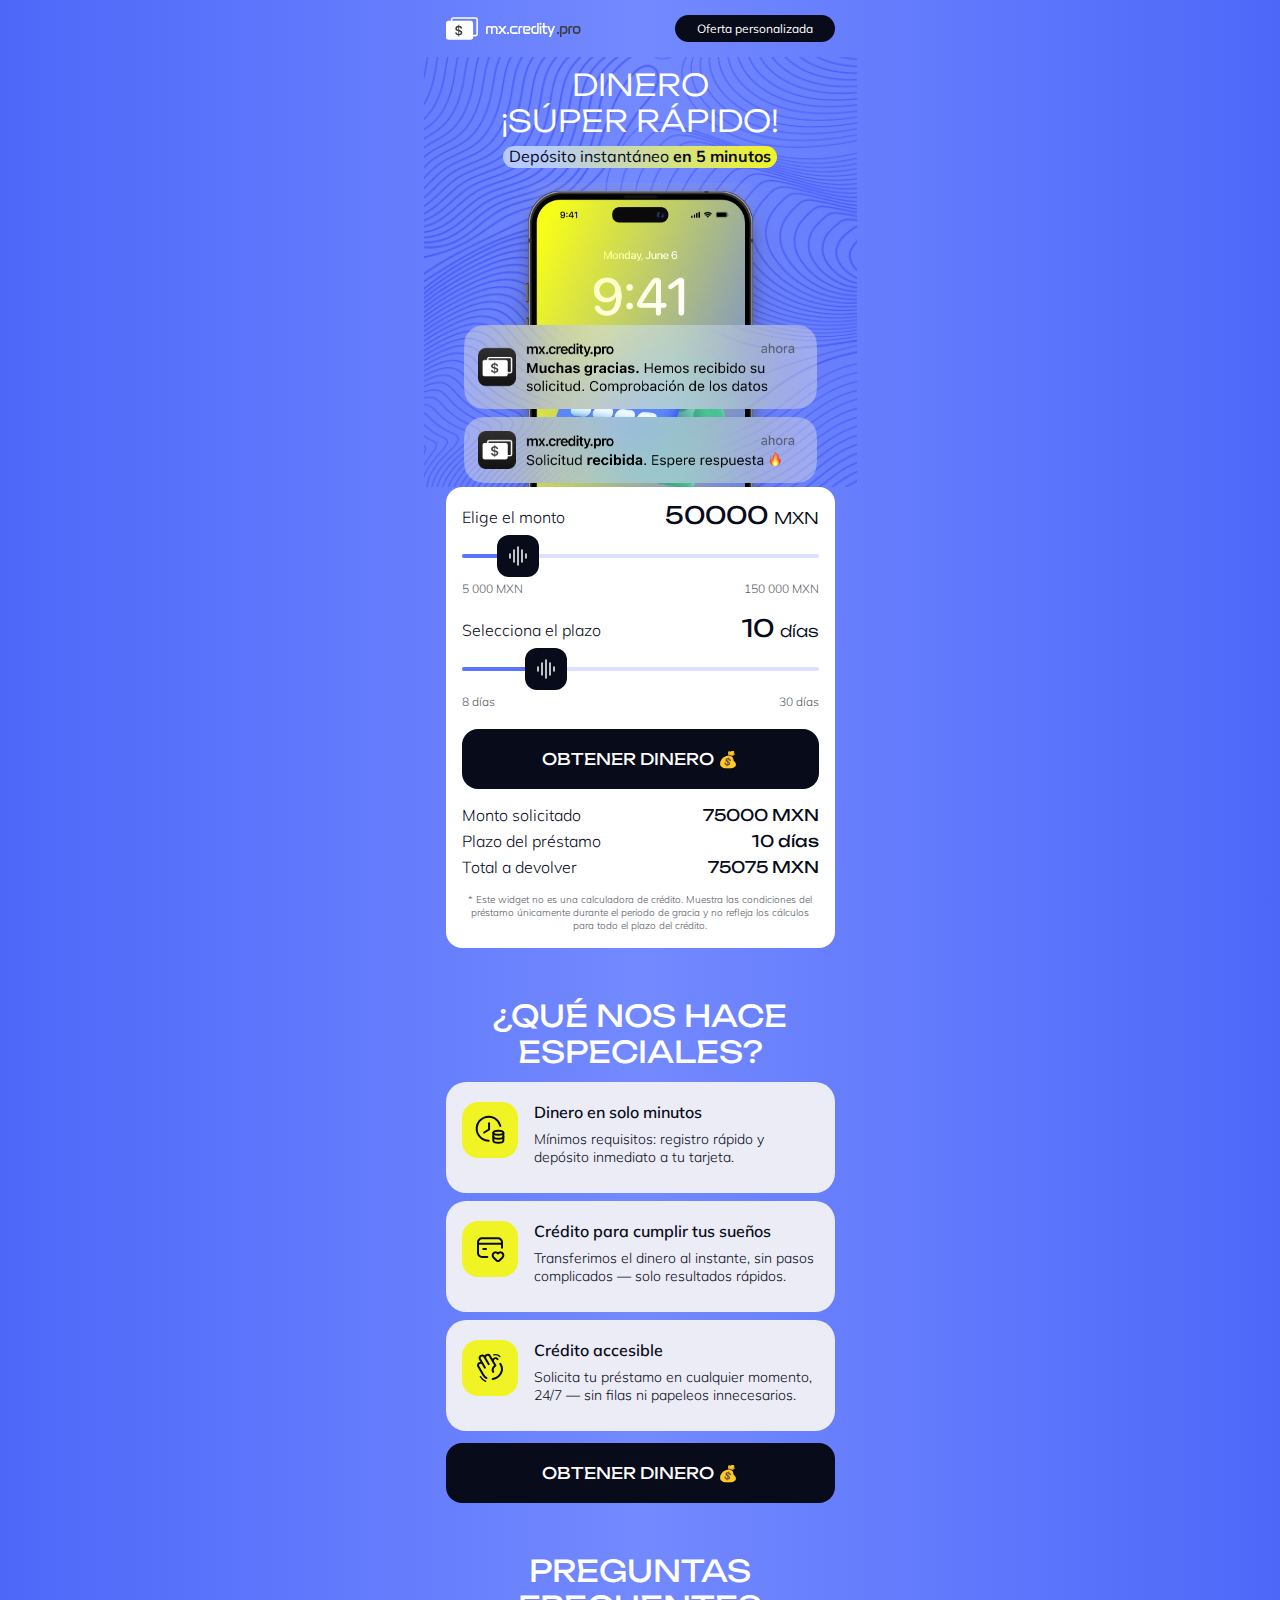
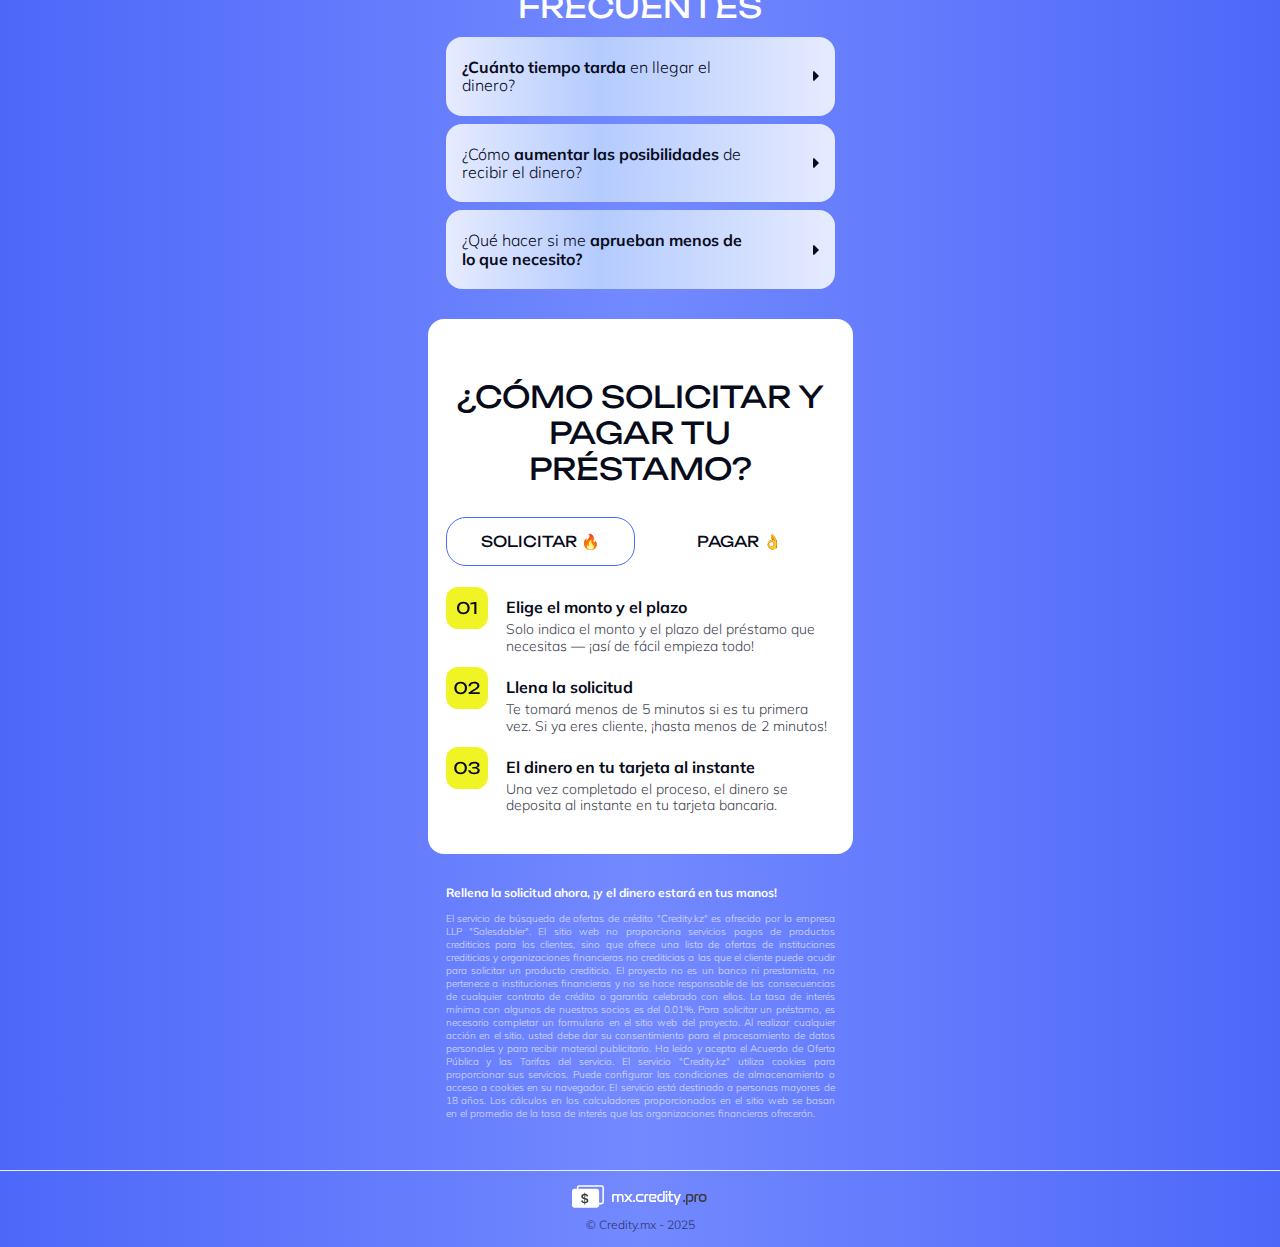
<file: index.html>
<!DOCTYPE html>
<html lang="ru">
    <head>
        <meta charset="utf-8" />
        <meta http-equiv="X-UA-Compatible" content="IE=Edge" />
        <meta
            name="viewport"
            content="width=device-width, initial-scale=1, user-scalable=no"
        />
        <meta name="theme-color" content="#fff" />
        <meta name="format-detection" content="telephone=no" />
        <meta
            name="facebook-domain-verification"
            content="5yalgfhyf7tgmu1xng1u3nuhh8bghh"
        />
        <link rel="shortcut icon" href="images/favicon.png" />

        <title>Credity.mx - crédito en línea directo a tu tarjeta</title>
        <link rel="stylesheet" media="all" href="css/main.css" />
        <link rel="stylesheet" media="all" href="css/g.css" />
        <link rel="stylesheet" media="all" href="css/ion.rangeSlider.css" />
        <link rel="stylesheet" type="text/css" href="css/slick.min.css" />

        <script src="js/jquery-3.5.1.min.js"></script>
        <script src="js/ion.rangeSlider.js"></script>
        <script src="js/jquery.mask.js"></script>
        <script src="js/slick.min.js"></script>
        <script src="js/tracker.js"></script>
        <script src="js/offers.js"></script>

        <!-- TikTok Pixel Code Start -->
        <script>
            !(function (w, d, t) {
                w.TiktokAnalyticsObject = t;
                var ttq = (w[t] = w[t] || []);
                (ttq.methods = [
                    "page",
                    "track",
                    "identify",
                    "instances",
                    "debug",
                    "on",
                    "off",
                    "once",
                    "ready",
                    "alias",
                    "group",
                    "enableCookie",
                    "disableCookie",
                    "holdConsent",
                    "revokeConsent",
                    "grantConsent",
                ]),
                    (ttq.setAndDefer = function (t, e) {
                        t[e] = function () {
                            t.push(
                                [e].concat(
                                    Array.prototype.slice.call(arguments, 0)
                                )
                            );
                        };
                    });
                for (var i = 0; i < ttq.methods.length; i++)
                    ttq.setAndDefer(ttq, ttq.methods[i]);
                (ttq.instance = function (t) {
                    for (
                        var e = ttq._i[t] || [], n = 0;
                        n < ttq.methods.length;
                        n++
                    )
                        ttq.setAndDefer(e, ttq.methods[n]);
                    return e;
                }),
                    (ttq.load = function (e, n) {
                        var r =
                                "https://analytics.tiktok.com/i18n/pixel/events.js",
                            o = n && n.partner;
                        (ttq._i = ttq._i || {}),
                            (ttq._i[e] = []),
                            (ttq._i[e]._u = r),
                            (ttq._t = ttq._t || {}),
                            (ttq._t[e] = +new Date()),
                            (ttq._o = ttq._o || {}),
                            (ttq._o[e] = n || {});
                        n = document.createElement("script");
                        (n.type = "text/javascript"),
                            (n.async = !0),
                            (n.src = r + "?sdkid=" + e + "&lib=" + t);
                        e = document.getElementsByTagName("script")[0];
                        e.parentNode.insertBefore(n, e);
                    });

                ttq.load("D09MPMJC77U9C2373GFG");
                ttq.page();
            })(window, document, "ttq");
        </script>
        <!-- TikTok Pixel Code End -->
    </head>
    <body>
        <!-- HEADER :: START-->
        <header class="header" id="siteHeader">
            <div class="container">
                <div class="header_wrapper inner-cont">
                    <div class="header_logo">
                        <a
                            style="
                                font-weight: 600;
                                text-decoration: none;
                                color: #fff;
                                font-size: 24px;
                            "
                            href=""
                        >
                            <img src="images/logo.svg" alt="" />
                        </a>
                    </div>
                    <div class="header-button">
                        <button class="first">Oferta personalizada</button>
                    </div>
                </div>
            </div>
        </header>
        <div class="main" id="mainContent">
            <div id="fp-field" style="display: none"></div>
            <div class="first_page step-page" data-step="1">
                <div class="container">
                    <div class="inner_wrapper inner-cont">
                        <div class="intro">
                            <div class="intro-head">
                                <div class="intro-title">
                                    <div class="main_title">
                                        Dinero <br />¡súper rápido!
                                    </div>
                                    <div class="main_subtitle">
                                        Depósito instantáneo
                                        <span>en 5 minutos</span>
                                    </div>
                                </div>
                                <div class="intro-banner">
                                    <img
                                        class="banner-img"
                                        src="images/banner.png"
                                        alt=""
                                    />
                                </div>
                            </div>
                            <div class="intro-bottom">
                                <div class="slider_wrapper">
                                    <div class="slider-items">
                                        <div class="slider-item summ">
                                            <div class="title money-title">
                                                <span>Elige el monto</span>
                                                <div class="money-current">
                                                    50000 <span> MXN</span>
                                                </div>
                                            </div>
                                            <input
                                                type="text"
                                                id="summ_slider"
                                            />
                                            <div class="labels">
                                                <div class="left-label">
                                                    <span>5 000</span> MXN
                                                </div>
                                                <div class="right-label">
                                                    <span>150 000</span> MXN
                                                </div>
                                            </div>
                                        </div>
                                        <div class="slider-item days">
                                            <div class="title days-title">
                                                <span>Selecciona el plazo</span>
                                                <span class="days-current"
                                                    >10 <span> días</span></span
                                                >
                                            </div>
                                            <input
                                                type="text"
                                                id="days_slider"
                                            />
                                            <div class="labels">
                                                <div class="left-label">
                                                    <span>8</span> días
                                                </div>
                                                <div class="right-label">
                                                    <span>30</span> días
                                                </div>
                                            </div>
                                        </div>
                                    </div>
                                    <div class="general_button_wrapper">
                                        <div class="button">
                                            <button class="first button-main">
                                                Obtener dinero 💰
                                            </button>
                                        </div>
                                    </div>
                                    <div class="informations">
                                        <div class="information take">
                                            <div class="title">
                                                Monto solicitado
                                            </div>
                                            <div class="money">
                                                <span>75000</span> MXN
                                            </div>
                                        </div>
                                        <div class="information term">
                                            <div class="title">
                                                Plazo del préstamo
                                            </div>
                                            <div class="money">
                                                <span>10</span> días
                                            </div>
                                        </div>
                                        <!-- <div class="information percent">
                                        <div class="title">Відсотки</div>
                                        <div class="money">
                                            <span>50</span> грн
                                        </div>
                                    </div> -->
                                        <div class="information give">
                                            <div class="title">
                                                Total a devolver
                                            </div>
                                            <div class="money-wrap">
                                                <!-- <div class="money money-sale">
                                                <span>4500</span>
                                            </div> -->
                                                <div class="money money-back">
                                                    <span>75075</span> MXN
                                                </div>
                                            </div>
                                        </div>
                                    </div>
                                    <div class="calc-info-text">
                                        * Este widget no es una calculadora de
                                        crédito. Muestra las condiciones del
                                        préstamo únicamente durante el periodo
                                        de gracia y no refleja los cálculos para
                                        todo el plazo del crédito.
                                    </div>
                                </div>
                            </div>
                        </div>
                        <!-- Feautres -->
                        <div class="features">
                            <div class="section-title">
                                <h1>¿Qué nos hace especiales?</h1>
                            </div>
                            <div class="features-wrap">
                                <img src="images/ico-1.svg" alt="" />
                                <div class="features-text">
                                    <div class="title">
                                        Dinero en solo minutos
                                    </div>
                                    <p>
                                        Mínimos requisitos: registro rápido y
                                        depósito inmediato a tu tarjeta.
                                    </p>
                                </div>
                            </div>
                            <div class="features-wrap">
                                <img src="images/ico-2.svg" alt="" />
                                <div class="features-text">
                                    <div class="title">
                                        Crédito para cumplir tus sueños
                                    </div>
                                    <p>
                                        Transferimos el dinero al instante, sin
                                        pasos complicados — solo resultados
                                        rápidos.
                                    </p>
                                </div>
                            </div>
                            <div class="features-wrap">
                                <img src="images/ico-3.svg" alt="" />
                                <div class="features-text">
                                    <div class="title">Crédito accesible</div>
                                    <p>
                                        Solicita tu préstamo en cualquier
                                        momento, 24/7 — sin filas ni papeleos
                                        innecesarios.
                                    </p>
                                </div>
                            </div>
                            <div class="buttonWrapper">
                                <div class="button">
                                    <button class="first button-main">
                                        Obtener dinero 💰
                                    </button>
                                </div>
                            </div>
                        </div>
                        <!-- Question -->
                        <div class="questions">
                            <div class="section-title">
                                <h1>Preguntas frecuentes</h1>
                            </div>
                            <div class="accordion">
                                <div class="accordion-item">
                                    <div class="accordion-header">
                                        <div class="accordion-title">
                                            <span>¿Cuánto tiempo tarda</span>
                                            en llegar el dinero?
                                        </div>
                                        <div class="arrow-accord"></div>
                                    </div>
                                    <div class="accordion-content">
                                        <p>
                                            El dinero se deposita en tu tarjeta
                                            de manera inmediata una vez que tu
                                            solicitud sea aprobada y el contrato
                                            esté firmado.
                                        </p>
                                    </div>
                                </div>
                                <div class="accordion-item">
                                    <div class="accordion-header">
                                        <div class="accordion-title">
                                            ¿Cómo
                                            <span
                                                >aumentar las
                                                posibilidades</span
                                            >
                                            de recibir el dinero?
                                        </div>
                                        <div class="arrow-accord"></div>
                                    </div>
                                    <div class="accordion-content">
                                        <p>
                                            Para mejorar tus posibilidades,
                                            solicita el préstamo sin usar VPN,
                                            desde un número que tengas desde
                                            hace más de tres meses, y
                                            proporciona siempre información
                                            verídica.
                                        </p>
                                    </div>
                                </div>
                                <div class="accordion-item">
                                    <div class="accordion-header">
                                        <div class="accordion-title">
                                            ¿Qué hacer si me
                                            <span
                                                >aprueban menos de lo que
                                                necesito?</span
                                            >
                                        </div>
                                        <div class="arrow-accord"></div>
                                    </div>
                                    <div class="accordion-content">
                                        <p>
                                            Si se aprueba un monto menor al que
                                            necesitas, puedes aceptar esa
                                            cantidad y luego solicitar otros
                                            préstamos pequeños en diferentes
                                            compañías recomendadas, para juntar
                                            el total deseado — incluso con 0% de
                                            interés inicial.
                                        </p>
                                    </div>
                                </div>
                            </div>
                        </div>
                        <!-- Tabs -->
                        <div class="howto">
                            <div class="section-title">
                                <h1>¿Cómo solicitar y pagar tu préstamo?</h1>
                            </div>
                            <div class="tabs-buttons">
                                <div class="tab-button active" data-tab="1">
                                    <span>Solicitar 🔥</span>
                                </div>
                                <div class="tab-button" data-tab="2">
                                    <span>Pagar 👌</span>
                                </div>
                            </div>
                            <div class="tabs-content">
                                <div class="tab-item active" data-tab="1">
                                    <div class="tab-item-wrap">
                                        <div class="howto-img">
                                            <img
                                                src="images/howto-1.svg"
                                                alt=""
                                            />
                                        </div>
                                        <div class="howto-group">
                                            <div class="h4">
                                                Elige el monto y el plazo
                                            </div>
                                            <p>
                                                Solo indica el monto y el plazo
                                                del préstamo que necesitas —
                                                ¡así de fácil empieza todo!
                                            </p>
                                        </div>
                                    </div>
                                    <div class="tab-item-wrap">
                                        <div class="howto-img">
                                            <img
                                                src="images/howto-2.svg"
                                                alt=""
                                            />
                                        </div>
                                        <div class="howto-group">
                                            <div class="h4">
                                                Llena la solicitud
                                            </div>
                                            <p>
                                                Te tomará menos de 5 minutos si
                                                es tu primera vez. Si ya eres
                                                cliente, ¡hasta menos de 2
                                                minutos!
                                            </p>
                                        </div>
                                    </div>
                                    <div class="tab-item-wrap">
                                        <div class="howto-img">
                                            <img
                                                src="images/howto-3.svg"
                                                alt=""
                                            />
                                        </div>
                                        <div class="howto-group">
                                            <div class="h4">
                                                El dinero en tu tarjeta al
                                                instante
                                            </div>
                                            <p>
                                                Una vez completado el proceso,
                                                el dinero se deposita al
                                                instante en tu tarjeta bancaria.
                                            </p>
                                        </div>
                                    </div>
                                </div>
                                <div class="tab-item" data-tab="2">
                                    <div class="tab-item-wrap">
                                        <div class="howto-img">
                                            <img
                                                src="images/howto-1.svg"
                                                alt=""
                                            />
                                        </div>
                                        <div class="howto-group">
                                            <div class="h4">
                                                Desde tu cuenta personal
                                            </div>
                                            <p>
                                                Realiza el pago fácilmente con
                                                tu tarjeta bancaria desde tu
                                                cuenta en nuestro sitio web.
                                            </p>
                                        </div>
                                    </div>
                                    <div class="tab-item-wrap">
                                        <div class="howto-img">
                                            <img
                                                src="images/howto-2.svg"
                                                alt=""
                                            />
                                        </div>
                                        <div class="howto-group">
                                            <div class="h4">En un cajero</div>
                                            <p>
                                                Haz tu pago desde cualquier
                                                terminal/cajero que acepte
                                                depósitos.
                                            </p>
                                        </div>
                                    </div>
                                    <div class="tab-item-wrap">
                                        <div class="howto-img">
                                            <img
                                                src="images/howto-3.svg"
                                                alt=""
                                            />
                                        </div>
                                        <div class="howto-group">
                                            <div class="h4">
                                                Desde tu banca en línea
                                            </div>
                                            <p>
                                                También puedes pagar desde tu
                                                app móvil o banca por internet —
                                                rápido y sin complicaciones.
                                            </p>
                                        </div>
                                    </div>
                                </div>
                            </div>
                        </div>
                    </div>
                </div>
            </div>

            <div
                class="second_page step-page"
                data-step="2"
                style="display: none"
            >
                <div class="container">
                    <div class="inner_wrapper inner-cont">
                        <div class="title_holder">
                            <div class="main_title">
                                El dinero <br />está por llegar
                            </div>
                            <div class="main_subtitle">
                                Déjanos tu número de teléfono
                            </div>
                            <p>y recibe ofertas exclusivas para ti</p>
                        </div>
                        <div class="form_wrapper">
                            <div class="phone-wrapper">
                                <div class="label">
                                    Ingresa tu número de celular<span> *</span>
                                </div>
                                <div class="input-wrapper">
                                    <div class="input-flag">
                                        <img
                                            src="images/phone-flag.svg"
                                            alt=""
                                        />
                                    </div>
                                    <input
                                        name="phone"
                                        type="tel"
                                        id="phone-main"
                                    />
                                    <div
                                        class="phone-error"
                                        id="phoneError"
                                    ></div>
                                </div>
                            </div>
                            <div class="general_button_wrapper">
                                <div class="button">
                                    <button class="second button-main">
                                        CONFIRMAR 💰
                                    </button>
                                </div>
                            </div>
                        </div>
                    </div>
                </div>
            </div>

            <div
                class="third_page step-page"
                data-step="3"
                style="display: none"
            >
                <div class="container">
                    <div class="inner_wrapper inner-cont">
                        <div class="title_holder">
                            <div class="main_title">Las mejores ofertas</div>
                            <div class="main_subtitle">
                                Especialmente para ti
                            </div>
                        </div>
                        <div class="offers_wrapper" id="offers_list"></div>
                    </div>
                </div>
            </div>

            <div class="container">
                <div class="inner_wrapper inner-cont">
                    <div class="bottom_text">
                        <h3>
                            Rellena la solicitud ahora, ¡y el dinero estará en
                            tus manos!
                        </h3>
                        <p>
                            El servicio de búsqueda de ofertas de crédito
                            "Credity.kz" es ofrecido por la empresa LLP
                            "Salesdabler". El sitio web no proporciona servicios
                            pagos de productos crediticios para los clientes,
                            sino que ofrece una lista de ofertas de
                            instituciones crediticias y organizaciones
                            financieras no crediticias a las que el cliente
                            puede acudir para solicitar un producto crediticio.
                            El proyecto no es un banco ni prestamista, no
                            pertenece a instituciones financieras y no se hace
                            responsable de las consecuencias de cualquier
                            contrato de crédito o garantía celebrado con ellos.
                            La tasa de interés mínima con algunos de nuestros
                            socios es del 0.01%. Para solicitar un préstamo, es
                            necesario completar un formulario en el sitio web
                            del proyecto. Al realizar cualquier acción en el
                            sitio, usted debe dar su consentimiento para el
                            procesamiento de datos personales y para recibir
                            material publicitario. Ha leído y acepta el Acuerdo
                            de Oferta Pública y las Tarifas del servicio. El
                            servicio "Credity.kz" utiliza cookies para
                            proporcionar sus servicios. Puede configurar las
                            condiciones de almacenamiento o acceso a cookies en
                            su navegador. El servicio está destinado a personas
                            mayores de 18 años. Los cálculos en los calculadores
                            proporcionados en el sitio web se basan en el
                            promedio de la tasa de interés que las
                            organizaciones financieras ofrecerán.
                        </p>
                    </div>
                </div>
            </div>
        </div>

        <footer class="footer" id="siteFooter">
            <div class="container">
                <div class="footer_wrapper inner-cont">
                    <div class="footer_logo">
                        <a href="/">
                            <img src="images/logo.svg" alt="" />
                        </a>
                    </div>
                    <div class="copy">
                        <span>© Credity.mx - 2025</span>
                    </div>
                </div>
            </div>
        </footer>

        <script src="js/main.js"></script>
        <script>
            $(function () {
                function changeOriginalEvent(state) {
                    console.log("changeOriginalEvent");
                    if (!state || state.step === 0) {
                        return false;
                    } else {
                        let steps = $(".step-page");
                        steps
                            .hide()
                            .filter($(steps[state.step - 1]))
                            .show();
                    }
                }

                let pathName = window.location.search;
                window.history.pushState({ step: 1 }, "step1", "/" + pathName);

                $(window).on("popstate", (e) => {
                    changeOriginalEvent(e.originalEvent.state);
                });

                (function (original) {
                    history.pushState = function (state) {
                        changeOriginalEvent(state);
                        return original.apply(this, arguments);
                    };
                })(history.pushState);

                $("button.first").on("click", () => {
                    keitaroConvertion("calculation");
                    window.history.pushState(
                        { step: 3 },
                        "step3",
                        "/" + pathName
                    );
                });

                $("#phone-main").keyup(function () {
                    let phone_length = $("input#phone-main").val().length;
                    // console.log(phone_length);
                    if (phone_length == 18) {
                        $("button.second").css("opacity", "1");
                    } else {
                        $("button.second").css("opacity", ".5");
                    }
                });

                $("button.second").click(function (e) {
                    let phone_length = $("input#phone-main").val().length;
                    var phone = $("input#phone-main").val();
                    phone = phone.substring(1);
                    phone = phone.replace(/\s+/g, "");
                    // var dataString = 'name=name&utm_campaign=&utm_content=&utm_term=' + '&phone=' + phone;

                    if (phone_length == 18) {
                        $(window).scrollTop(0);
                        window.history.pushState(
                            { step: 3 },
                            "step3",
                            "/" + pathName
                        );

                        // $.ajax({
                        //     type: "POST",
                        //     url: "/savephone",
                        //     data: {
                        //         phone: phone,
                        //         fp: window.fpData ? window.fpData.uniq_code : null,
                        //     },

                        //     // {"uniq_code":"mCTc8KYjyPbi3fEe","mf_keys":["creditpluskz","credit365kz","zaimerkz","onecreditkz","Finlite"],"scores":{"bitcapital":1,"slon":2,"egroshi":3,"miloan":4,"selfiecredit":5,"tvoyapozika":6,"creditkasa":7,"pango":8,"mycredit":9,"credit365kz":10,"avans":11,"creditbarkz":12,"credit7":13,"finsfera":14,"suncredit":15,"firstcredit":16,"creditpluskz":17,"onecreditkz":18,"microcash":19,"top1money":20,"starfin":21,"limon":22,"zaimerkz":23,"tengo":24,"Finlite":25,"loanplus":26,"sgroshi":27,"acreditkz":28,"trebacredit":29,"excashkz":30,"moneymankz":31,"monto":32,"lovilave":33,"lehko":34,"slotoking":35,"pinup":36,"cosmolot":37,"vulkan":38,"favbet":39,"creditnice":40,"first":41,"champion":42,"supergra":43,"slotscity":44,"slotcity":45,"money4you":46,"clickcredit":47,"credisend":48,"moneyveo":49,"timezaimkz":50,"altyncoin":51,"qanatkz":52,"turbomoneykz":53,"creditpuls":54,"nextcredit":55,"havakz":56,"dengiclickkz":57,"kokekz":58,"tengokz":59,"zaimivsemkz":60,"robocash":61,"kekekz":62,"zaimyvsemkz":63,"creditop":64,"kvikukz":65,"soscredit":66,"avira":67,"cly":68,"finbar":69,"neocreditkz":70,"pangroshi":71,"tengeda":72,"zaimyvsem":73,"gozaym":74,"easycash":75,"creditos\n\nusoseda\n\nnicecredit":76,"usoseda":77,"nicecredit":78,"microcredit":79,"mrgrivnik":80,"gmoney":81,"neozaym":82,"blomi":83,"easycashua":84,"joytenge":85,"finbert":86,"aksha":87,"prosto":88,"smartiway":89,"crypsee":90,"credos":91,"solva":92,"turbogroshi":93,"procent":94,"forzaem":95,"minicredit":96,"clickmoney":97,"creditor":98,"kashtan":99,"finab":100,"bizpozyka":101,"navse":102,"alexcredit":103,"amigo":104,"finscanner":105,"superium":106,"findom":107,"ecommoney":108,"ccloankz":109,"ecomkz":110,"tengebaikz":111,"icreditkz":112,"kachay":113,"creditplus":114}}

                        //     success: function(res) {
                        //         const fData = JSON.parse(res);
                        //         if (Object.keys(fData).length !== 0) {
                        //             handleFp(fData);
                        //         }
                        //         $(window).scrollTop(0);
                        //         window.history.pushState({step: 3}, "step3", "/" + pathName);
                        //     }
                        // });
                    }
                    return false;
                });
            });
        </script>

        <script src="js/view_stat.js" source="credity.kz"></script>
        <script>
            function prehandleFp(fData) {
                // console.log(fData);
                window.fpData = fData;
                getOffers();
            }
            function handleFp(fData) {
                // console.log(fData);
                window.fpData = fData;
                getOffers();
            }

            function getOffers() {
                return;

                // let xhr = new XMLHttpRequest();
                // xhr.open("GET", "offers.html");

                // // xhr.setRequestHeader("Accept", "application/json");
                // // xhr.setRequestHeader("Content-Type", "application/json");

                // xhr.onreadystatechange = function () {
                //     if (xhr.readyState === 4) {
                //         document.querySelector('.offers_wrapper').innerHTML = xhr.responseText;
                //         addStat('.offer');
                //     }};

                // xhr.send(JSON.stringify({
                //     'fp': window.fpData ? window.fpData.uniq_code : null,
                //     'mf_keys': window.fpData ? window.fpData.mf_keys : [],
                //     'scores': window.fpData ? window.fpData.scores : [],
                //     'tid1': '',
                //     'tid2': '',
                // }));
            }

            let isFpTimeouted = false;
            async function goUrl(obj, mfKey) {
                keitaroLead();

                ttq.track("AddToCart", {
                    content_name: mfKey,
                });

                ttq.track("ClickButton", {
                    content_name: mfKey,
                });

                return false;
                // if (!isFpTimeouted) {
                //     let waitTime = 0;
                //     while (!window.fpData || !window.fpData.uniq_code) {
                //         if (waitTime > 2000) {
                //             isFpTimeouted = true;
                //             break;
                //         }
                //         await new Promise(res => setTimeout(res, 200));
                //         waitTime += 200;
                //     }
                // }
                // let goUrl = obj.getAttribute("href")

                // let xhr = new XMLHttpRequest();
                // xhr.open("POST", "/add_clicks_stat");

                // xhr.setRequestHeader("Accept", "application/json");
                // xhr.setRequestHeader("Content-Type", "application/json");

                // let windowReference = window.open();
                // xhr.onreadystatechange = function () {
                //     if (xhr.readyState === 4) {
                //         console.log(xhr.responseText);
                //         goUrl = goUrl + '&tid5=' + xhr.responseText;
                //         console.log(goUrl);

                //         windowReference.location = goUrl;
                //     }};

                // xhr.send(JSON.stringify({
                //     'fp': window.fpData ? window.fpData.uniq_code : null,
                //     'mf_key': mfKey,
                // }));
            }

            function getFp(fp) {
                let xhr = new XMLHttpRequest();
                xhr.open("POST", "/get_fp");

                xhr.setRequestHeader("Accept", "application/json");
                xhr.setRequestHeader("Content-Type", "application/json");

                xhr.onreadystatechange = function () {
                    if (xhr.readyState === 4) {
                        handleFp(JSON.parse(xhr.responseText));
                    }
                };

                xhr.send(
                    JSON.stringify({
                        fp: fp,
                    })
                );
            }
        </script>

        <script>
            getOffers();
        </script>
        <script src="js/generate.js" source="credity.kz" async=""></script>

        <!-- Keitaro tracking script -->
        <script type="application/javascript">
            const camp_id = getQueryParam("camp_id", false);
            if (!window.KTracking) {
                window.KTracking = {
                    collectNonUniqueClicks: false,
                    multiDomain: false,
                    R_PATH: "https://cdn.credity.kz/" + camp_id,
                    P_PATH: "https://cdn.credity.kz/1e9341e/postback",
                    listeners: [],
                    reportConversion: function () {
                        this.queued = arguments;
                    },
                    getSubId: function (fn) {
                        this.listeners.push(fn);
                    },
                    ready: function (fn) {
                        this.listeners.push(fn);
                    },
                };
            }
            (function () {
                var a = document.createElement("script");
                a.type = "application/javascript";
                a.async = true;
                a.src = "https://cdn.credity.kz/js/k.min.js";
                var s = document.getElementsByTagName("script")[0];
                s.parentNode.insertBefore(a, s);
            })();
        </script>
        <noscript
            ><img height="0" width="0" alt="" src="https://cdn.credity.kz"
        /></noscript>
        <!-- END Keitaro tracking script -->
    </body>
</html>
</file>
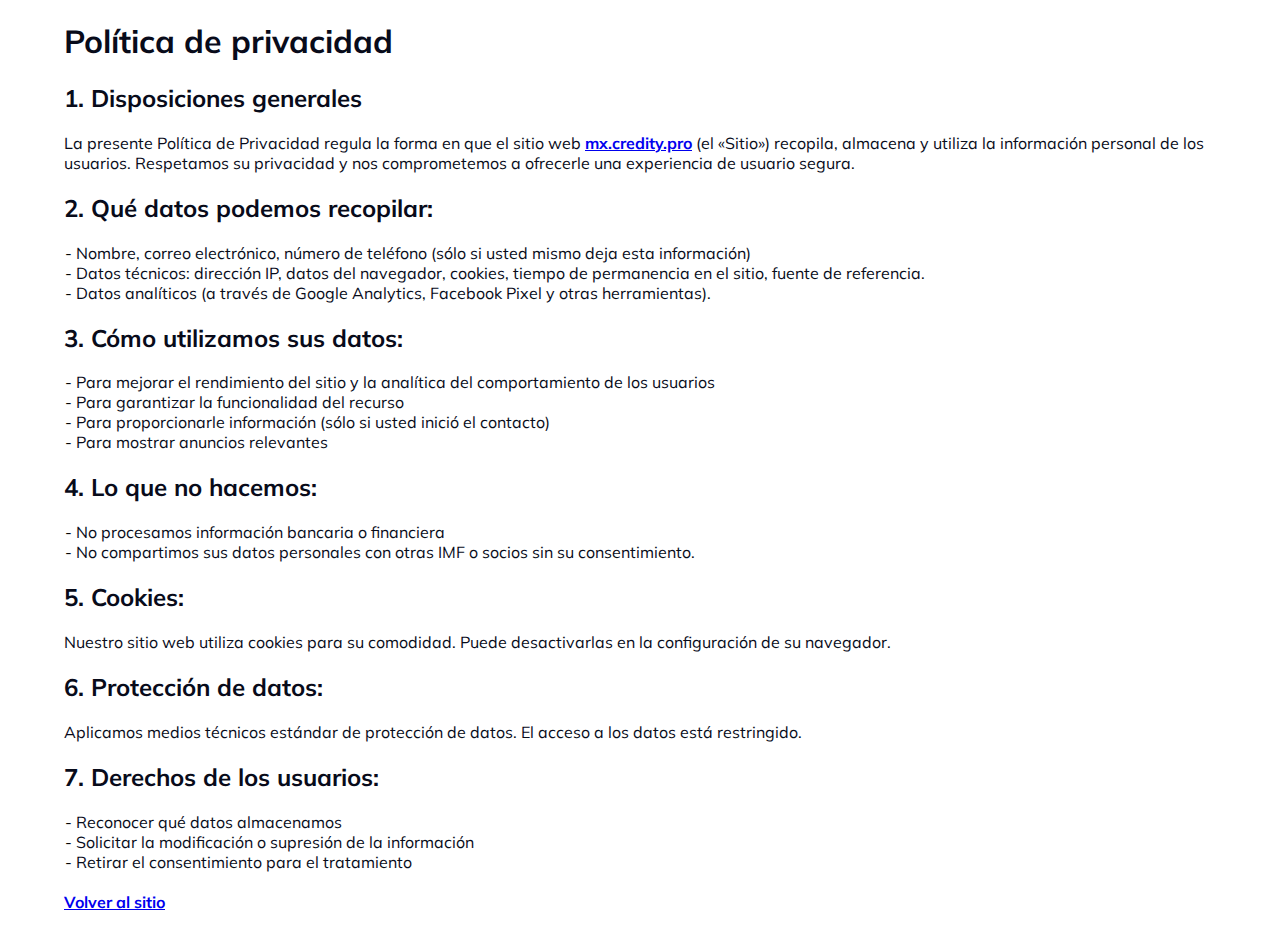
<file: privacy-policy/index.html>
<!DOCTYPE html>
<html lang="en">
  <head>
    <meta charset="UTF-8" />
    <meta name="viewport" content="width=device-width, initial-scale=1.0" />
    <link rel="shortcut icon" href="images/favicon.png" />
    <title>Política de privacidad mx.credity.pro</title>

    <link rel="stylesheet" media="all" href="../css/main.css" />
    <link rel="stylesheet" href="css/style.css" />
  </head>
  <body>
    <main>
      <h1>Política de privacidad</h1>

      <h2>1. Disposiciones generales</h2>
      <p>
        La presente Política de Privacidad regula la forma en que el sitio web
        <strong><a href="../index.html">mx.credity.pro</a></strong> (el «Sitio»)
        recopila, almacena y utiliza la información personal de los usuarios.
        Respetamos su privacidad y nos comprometemos a ofrecerle una experiencia
        de usuario segura.
      </p>

      <h2>2. Qué datos podemos recopilar:</h2>
      <ul>
        <li>
          Nombre, correo electrónico, número de teléfono (sólo si usted mismo
          deja esta información)
        </li>
        <li>
          Datos técnicos: dirección IP, datos del navegador, cookies, tiempo de
          permanencia en el sitio, fuente de referencia.
        </li>
        <li>
          Datos analíticos (a través de Google Analytics, Facebook Pixel y otras
          herramientas).
        </li>
      </ul>

      <h2>3. Cómo utilizamos sus datos:</h2>
      <ul>
        <li>
          Para mejorar el rendimiento del sitio y la analítica del
          comportamiento de los usuarios
        </li>
        <li>Para garantizar la funcionalidad del recurso</li>
        <li>
          Para proporcionarle información (sólo si usted inició el contacto)
        </li>
        <li>Para mostrar anuncios relevantes</li>
      </ul>

      <h2>4. Lo que no hacemos:</h2>
      <ul>
        <li>No procesamos información bancaria o financiera</li>
        <li>
          No compartimos sus datos personales con otras IMF o socios sin su consentimiento.
        </li>
      </ul>

      <h2>5. Cookies:</h2>
      <p>
        Nuestro sitio web utiliza cookies para su comodidad. Puede desactivarlas en la configuración de su navegador.
      </p>

      <h2>6. Protección de datos:</h2>
      <p>
        Aplicamos medios técnicos estándar de protección de datos. El acceso a los datos está restringido.
      </p>

      <h2>7. Derechos de los usuarios:</h2>
      <ul>
        <li>Reconocer qué datos almacenamos</li>
        <li>Solicitar la modificación o supresión de la información</li>
        <li>Retirar el consentimiento para el tratamiento</li>
      </ul>

      <a class="back" href="javascript:window.location=document.referrer;"
        ><strong>Volver al sitio</strong></a
      >
    </main>
  </body>
</html>
</file>
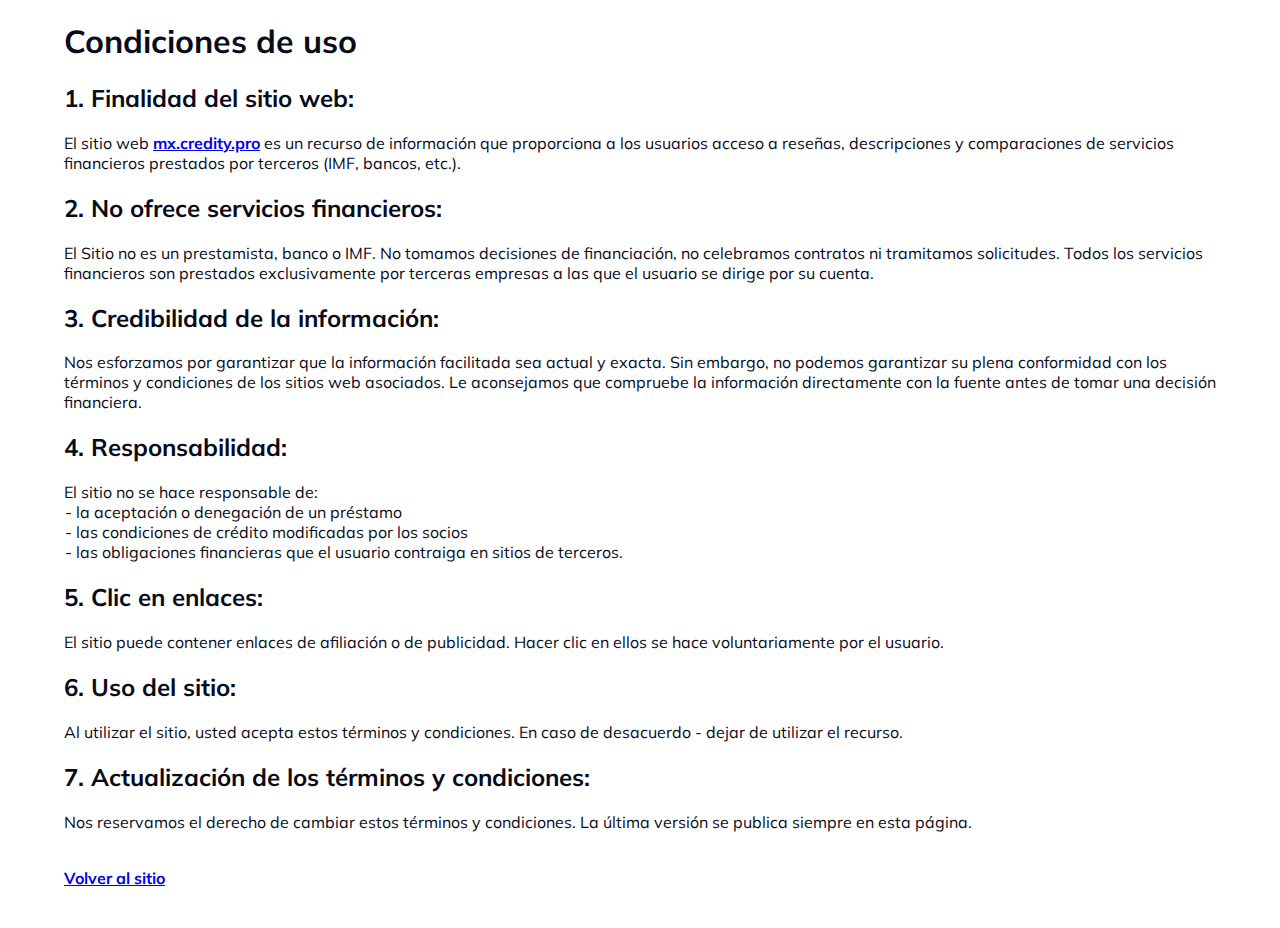
<file: terms-of-use/index.html>
<!DOCTYPE html>
<html lang="en">
  <head>
    <meta charset="UTF-8" />
    <meta name="viewport" content="width=device-width, initial-scale=1.0" />
    <link rel="shortcut icon" href="images/favicon.png" />
    <title>Condiciones de uso mx.credity.pro</title>

    <link rel="stylesheet" media="all" href="../css/main.css" />
    <link rel="stylesheet" href="css/style.css" />
  </head>
  <body>
    <main>
      <h1>Condiciones de uso</h1>

      <h2>1. Finalidad del sitio web:</h2>
      <p>
        El sitio web <strong><a href="../index.html">mx.credity.pro</a></strong> es un recurso de información que proporciona a los usuarios acceso a reseñas, descripciones y comparaciones de servicios financieros prestados por terceros (IMF, bancos, etc.).
      </p>

      <h2>2. No ofrece servicios financieros:</h2>
      <p>
        El Sitio no es un prestamista, banco o IMF. No tomamos decisiones de financiación, no celebramos contratos ni tramitamos solicitudes. Todos los servicios financieros son prestados exclusivamente por terceras empresas a las que el usuario se dirige por su cuenta.
      </p>

      <h2>3. Credibilidad de la información:</h2>
      <p>
        Nos esforzamos por garantizar que la información facilitada sea actual y exacta. Sin embargo, no podemos garantizar su plena conformidad con los términos y condiciones de los sitios web asociados. Le aconsejamos que compruebe la información directamente con la fuente antes de tomar una decisión financiera.
      </p>

      <h2>4. Responsabilidad:</h2>
      <p style="margin-bottom: 0">El sitio no se hace responsable de:</p>
      <ul>
        <li>la aceptación o denegación de un préstamo</li>
        <li>las condiciones de crédito modificadas por los socios</li>
        <li>
          las obligaciones financieras que el usuario contraiga en sitios de terceros.
        </li>
      </ul>

      <h2>5. Clic en enlaces:</h2>
      <p>
        El sitio puede contener enlaces de afiliación o de publicidad. Hacer clic en ellos se hace voluntariamente por el usuario.
      </p>

      <h2>6. Uso del sitio:</h2>
      <p>
        Al utilizar el sitio, usted acepta estos términos y condiciones. En caso de desacuerdo - dejar de utilizar el recurso.
      </p>

      <h2>7. Actualización de los términos y condiciones:</h2>
      <p>
        Nos reservamos el derecho de cambiar estos términos y condiciones. La última versión se publica siempre en esta página.
      </p>

      <a class="back" href="javascript:window.location=document.referrer;"
        ><strong>Volver al sitio</strong></a
      >
    </main>
  </body>
</html>
</file>
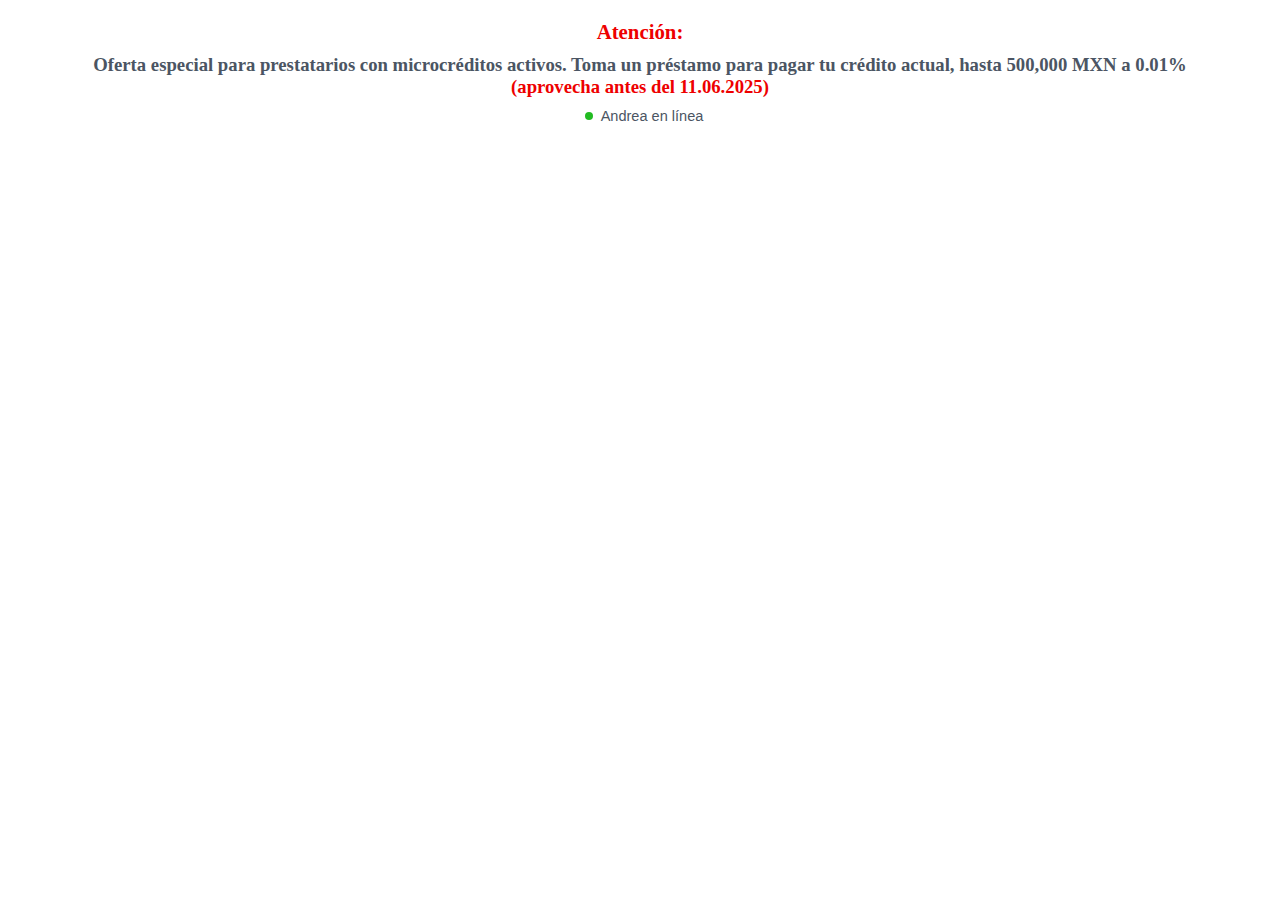
<file: sms.html>
<!DOCTYPE html>
<html lang="ru">
    <head>
        <meta charset="utf-8" />
        <meta http-equiv="X-UA-Compatible" content="IE=Edge" />
        <meta
            name="viewport"
            content="width=device-width, initial-scale=1, user-scalable=no"
        />
        <meta name="theme-color" content="#fff" />
        <meta name="format-detection" content="telephone=no" />
        <meta
            name="facebook-domain-verification"
            content="5yalgfhyf7tgmu1xng1u3nuhh8bghh"
        />
        <link rel="shortcut icon" href="images/favicon.png" />

        <title>Credity.mx - crédito en línea directo a tu tarjeta</title>
        <link rel="stylesheet" media="all" href="css/main.css" />
        <link rel="stylesheet" media="all" href="css/g.css" />
        <link rel="stylesheet" media="all" href="css/ion.rangeSlider.css" />
        <link rel="stylesheet" type="text/css" href="css/slick.min.css" />

        <script src="js/jquery-3.5.1.min.js"></script>
        <script src="js/ion.rangeSlider.js"></script>
        <script src="js/jquery.mask.js"></script>
        <script src="js/slick.min.js"></script>
        <script src="js/tracker.js"></script>
        <script src="js/sms.js"></script>
        <script src="js/offers.js"></script>
        <script src="js/header.js"></script>

        <style>
            body {
                font-family: "Segoe UI", Tahoma, Geneva, Verdana, sans-serif;
                margin: 0;
                padding: 0;
                background-color: #f7f7f7;
                display: flex;
                flex-direction: column;
                height: 100vh;
            }

            a {
                color: white;
            }

            #header {
                background-color: white;
                color: #4b5563;
                padding: 20px;
                text-align: center;
                font-size: 1.3em;
                font-weight: bold;
                font-family: "ui-serif";
            }

            .text-red {
                color: #ee0000;
            }

            #header .details {
                margin-top: 10px;
                font-size: 0.9em;
            }

            .operator-container {
                font-family: "Segoe UI", Tahoma, Geneva, Verdana, sans-serif;
                font-weight: 100;
                display: flex;
                flex-direction: row;
                align-items: center;
                max-width: 600px;
                margin: 0 auto;
                font-size: 0.7em;
                margin-top: 10px;
                justify-content: center;
            }

            @keyframes pulse {
                0% {
                    transform: scale(1); /* Original size */
                }
                50% {
                    transform: scale(1.6); /* Slightly bigger */
                }
                100% {
                    transform: scale(1); /* Return to original size */
                }
            }

            .online {
                width: 8px;
                height: 8px;
                background-color: #22bb22;
                border-radius: 50%; /* Makes the shape circular */
                animation: pulse 2s infinite ease-in-out; /* Apply pulsing animation */
                margin-left: 8px;
                margin-right: 8px;
            }

            #chat-container {
                flex-grow: 1;
                /* overflow-y: auto; */
                padding: 15px;
                background-color: #ffffff;
                display: flex;
                flex-direction: column;
                justify-content: flex-end;
                scroll-behavior: smooth;
            }

            .message {
                margin-bottom: 10px;
                max-width: 80%;
                word-wrap: break-word;
                font-size: 0.9em;
                opacity: 0; /* Start messages with opacity 0 for fade-in animation */
                animation: fadeIn 0.6s forwards; /* Apply fade-in animation */
            }

            @keyframes fadeIn {
                0% {
                    opacity: 0;
                }
                100% {
                    opacity: 1;
                }
            }

            .operator,
            .typing {
                background-color: #e5e5e5;
                color: #000;
                padding: 8px 15px;
                border-radius: 20px;
                align-self: flex-start;
                box-shadow: 0 1px 4px rgba(0, 0, 0, 0.1);
                font-size: 1em;
                opacity: 0;
                animation: fadeIn 0.6s forwards;
            }

            .user {
                background: linear-gradient(
                    90deg,
                    #4d68f9 0%,
                    #7389ff 50%,
                    #4d68f9 100%
                );
                color: white;
                padding: 8px 15px;
                border-radius: 20px;
                align-self: flex-end;
                box-shadow: 0 1px 4px rgba(0, 0, 0, 0.1);
                font-size: 1em;
            }

            .call {
                background-color: rgb(59 130 246);
                color: white;
                padding: 8px 15px;
                border-radius: 20px;
                align-self: flex-start;
                box-shadow: 0 1px 4px rgba(0, 0, 0, 0.1);
                font-size: 1em;
            }

            .error {
                background-color: #ee0000;
                color: white;
                padding: 8px 15px;
                border-radius: 20px;
                align-self: flex-start;
                box-shadow: 0 1px 4px rgba(0, 0, 0, 0.1);
                font-size: 1em;
            }

            @keyframes blink {
                0% {
                    opacity: 1;
                }
                50% {
                    opacity: 0;
                }
                100% {
                    opacity: 1;
                }
            }

            .typing::before {
                display: flex; /* Aligns children in a row */
                justify-content: center; /* Optional: Center the circles horizontally */
            }

            .circle {
                width: 6px;
                height: 6px;
                background-color: grey;
                border-radius: 50%;
                margin-right: 2px;
                margin-left: 2px;
                animation: blink 1s infinite;
                display: inline-block; /* Aligns circles in a single line */
            }

            .answer-buttons {
                display: flex;
                flex-direction: column;
                padding: 15px;
            }

            .answer-button {
                background-color: #000;
                color: white;
                border: none;
                height: 60px;
                border-radius: 16px;
                cursor: pointer;
                margin-bottom: 8px;
                font-size: 16px;
                transition: background-color 0.3s, transform 0.2s;
            }

            .answer-button:hover {
                transform: scale(
                    1.01
                ); /* Slightly scale the button when hovered */
            }

            .message-container {
                display: flex;
                flex-direction: column;
                align-items: flex-start;
                max-width: 600px;
                margin: 0 auto;
            }

            .disabled {
                background-color: #ccc;
                cursor: not-allowed;
            }

            .locked {
                pointer-events: none;
            }

            /* Add a smooth transition to scroll */
            #chat-container {
                scroll-behavior: smooth;
            }
        </style>

        <!-- TikTok Pixel Code Start -->
        <script>
            !(function (w, d, t) {
                w.TiktokAnalyticsObject = t;
                var ttq = (w[t] = w[t] || []);
                (ttq.methods = [
                    "page",
                    "track",
                    "identify",
                    "instances",
                    "debug",
                    "on",
                    "off",
                    "once",
                    "ready",
                    "alias",
                    "group",
                    "enableCookie",
                    "disableCookie",
                    "holdConsent",
                    "revokeConsent",
                    "grantConsent",
                ]),
                    (ttq.setAndDefer = function (t, e) {
                        t[e] = function () {
                            t.push(
                                [e].concat(
                                    Array.prototype.slice.call(arguments, 0)
                                )
                            );
                        };
                    });
                for (var i = 0; i < ttq.methods.length; i++)
                    ttq.setAndDefer(ttq, ttq.methods[i]);
                (ttq.instance = function (t) {
                    for (
                        var e = ttq._i[t] || [], n = 0;
                        n < ttq.methods.length;
                        n++
                    )
                        ttq.setAndDefer(e, ttq.methods[n]);
                    return e;
                }),
                    (ttq.load = function (e, n) {
                        var r =
                                "https://analytics.tiktok.com/i18n/pixel/events.js",
                            o = n && n.partner;
                        (ttq._i = ttq._i || {}),
                            (ttq._i[e] = []),
                            (ttq._i[e]._u = r),
                            (ttq._t = ttq._t || {}),
                            (ttq._t[e] = +new Date()),
                            (ttq._o = ttq._o || {}),
                            (ttq._o[e] = n || {});
                        n = document.createElement("script");
                        (n.type = "text/javascript"),
                            (n.async = !0),
                            (n.src = r + "?sdkid=" + e + "&lib=" + t);
                        e = document.getElementsByTagName("script")[0];
                        e.parentNode.insertBefore(n, e);
                    });

                ttq.load("CVGMRIRC77U0SEV6TIU0");
                ttq.page();
            })(window, document, "ttq");
        </script>
        <!-- TikTok Pixel Code End -->
    </head>
    <body style="background-color: #fff">
        <div
            class="main"
            id="main"
            style="background-color: #fff; padding: 0px"
        >
            <div id="header">
                <div id="himage-container"></div>
                <span class="text-red">Atención:</span>
                <div class="details" id="header-text">
                    Oferta especial para prestatarios con microcréditos activos.
                    Toma un préstamo para pagar tu crédito actual, hasta 500,000
                    MXN a 0.01%
                    <div class="text-red">(aprovecha antes del 11.06.2025)</div>
                    <!-- <div class="details">Весеннее специальное предложение на микрокредиты. Пониженные ставки на кредиты в новых организациях, до 500,000 тнг под 0.01% <div class="text-red"> (успей до 20.04.2025)</div> -->
                </div>
                <div class="operator-container">
                    <div
                        class="operator-name"
                        style="display: flex; align-items: center"
                    >
                        <div class="online"></div>
                        Andrea en línea
                    </div>
                </div>
            </div>

            <div class="message-container" id="chat-container">
                <!-- Offers Select -->
                <div
                    class="third_page step-page"
                    id="offers-select"
                    style="margin-top: 20px; margin-bottom: 20px; display: none"
                >
                    <div class="container">
                        <div class="inner_wrapper inner-cont">
                            <div class="offers_wrapper">
                                <div
                                    class="offer-select"
                                    data-adv-key="fiesta"
                                    onclick="return selectOffer(this, 58);"
                                >
                                    <div
                                        class="offer-key"
                                        style="display: none"
                                    >
                                        fiesta
                                    </div>
                                    <a
                                        class="body-card-logo dynamic-link"
                                        target="_blank"
                                    >
                                        <img
                                            src="/images/banks/Fiesta-Credito-logo.png.svg"
                                            class="offer-logo"
                                            alt="робот онлайн займов"
                                            style="height: 40px; width: auto"
                                        />
                                    </a>
                                </div>

                                <div
                                    class="offer-select"
                                    data-adv-key="fidea"
                                    onclick="return selectOffer(this, 59);"
                                >
                                    <div
                                        class="offer-key"
                                        style="display: none"
                                    >
                                        fidea
                                    </div>
                                    <a
                                        class="body-card-logo dynamic-link"
                                        target="_blank"
                                    >
                                        <img
                                            src="/images/banks/Fidea.svg"
                                            class="offer-logo"
                                            alt="робот онлайн займов"
                                            style="height: 40px; width: auto"
                                        />
                                    </a>
                                </div>

                                <div
                                    class="offer-select"
                                    data-adv-key="clicredito"
                                    onclick="return selectOffer(this, 60);"
                                >
                                    <div
                                        class="offer-key"
                                        style="display: none"
                                    >
                                        clicredito
                                    </div>
                                    <a
                                        class="body-card-logo dynamic-link"
                                        target="_blank"
                                    >
                                        <img
                                            src="/images/banks/Clicredito.svg"
                                            class="offer-logo"
                                            alt="робот онлайн займов"
                                            style="height: 40px; width: auto"
                                        />
                                    </a>
                                </div>

                                <div
                                    class="offer-select"
                                    data-adv-key="holadinero"
                                    onclick="return selectOffer(this, 61);"
                                >
                                    <div
                                        class="offer-key"
                                        style="display: none"
                                    >
                                        holadinero
                                    </div>
                                    <a
                                        class="body-card-logo dynamic-link"
                                        target="_blank"
                                    >
                                        <img
                                            src="/images/banks/holadinerologo.svg"
                                            class="offer-logo"
                                            alt="робот онлайн займов"
                                            style="height: 40px; width: auto"
                                        />
                                    </a>
                                </div>

                                <div
                                    class="offer-select"
                                    data-adv-key="creditozen"
                                    onclick="return selectOffer(this, 62);"
                                >
                                    <div
                                        class="offer-key"
                                        style="display: none"
                                    >
                                        creditozen
                                    </div>
                                    <a
                                        class="body-card-logo dynamic-link"
                                        target="_blank"
                                    >
                                        <img
                                            src="/images/banks/creditozen_logo_8aa1f63718.webp.svg"
                                            class="offer-logo"
                                            alt="робот онлайн займов"
                                            style="height: 40px; width: auto"
                                        />
                                    </a>
                                </div>

                                <div
                                    class="offer-select"
                                    data-adv-key="fiesta_cps"
                                    onclick="return selectOffer(this, 65);"
                                >
                                    <div
                                        class="offer-key"
                                        style="display: none"
                                    >
                                        fiesta_cps
                                    </div>
                                    <a
                                        class="body-card-logo dynamic-link"
                                        target="_blank"
                                    >
                                        <img
                                            src="/images/banks/Fiesta_cps.png.svg"
                                            class="offer-logo"
                                            alt="робот онлайн займов"
                                            style="height: 40px; width: auto"
                                        />
                                    </a>
                                </div>

                                <div
                                    class="offer-select"
                                    data-adv-key="fidea"
                                    onclick="return selectOffer(this, 66);"
                                >
                                    <div
                                        class="offer-key"
                                        style="display: none"
                                    >
                                        fidea
                                    </div>
                                    <a
                                        class="body-card-logo dynamic-link"
                                        target="_blank"
                                    >
                                        <img
                                            src="/images/banks/Fidea.svg"
                                            class="offer-logo"
                                            alt="робот онлайн займов"
                                            style="height: 40px; width: auto"
                                        />
                                    </a>
                                </div>

                                <div
                                    class="offer-select"
                                    data-adv-key="clicredito"
                                    onclick="return selectOffer(this, 67);"
                                >
                                    <div
                                        class="offer-key"
                                        style="display: none"
                                    >
                                        clicredito
                                    </div>
                                    <a
                                        class="body-card-logo dynamic-link"
                                        target="_blank"
                                    >
                                        <img
                                            src="/images/banks/Clicredito.svg"
                                            class="offer-logo"
                                            alt="робот онлайн займов"
                                            style="height: 40px; width: auto"
                                        />
                                    </a>
                                </div>

                                <div
                                    class="offer-select"
                                    data-adv-key="solcreditomx"
                                    onclick="return selectOffer(this, 68);"
                                >
                                    <div
                                        class="offer-key"
                                        style="display: none"
                                    >
                                        solcreditomx
                                    </div>
                                    <a
                                        class="body-card-logo dynamic-link"
                                        target="_blank"
                                    >
                                        <img
                                            src="/images/banks/solcreditoMx.svg"
                                            class="offer-logo"
                                            alt="робот онлайн займов"
                                            style="height: 40px; width: auto"
                                        />
                                    </a>
                                </div>

                                <div
                                    class="offer-select"
                                    data-adv-key="dineromonmx"
                                    onclick="return selectOffer(this, 69);"
                                >
                                    <div
                                        class="offer-key"
                                        style="display: none"
                                    >
                                        dineromonmx
                                    </div>
                                    <a
                                        class="body-card-logo dynamic-link"
                                        target="_blank"
                                    >
                                        <img
                                            src="/images/banks/dineromonMx.svg"
                                            class="offer-logo"
                                            alt="робот онлайн займов"
                                            style="height: 40px; width: auto"
                                        />
                                    </a>
                                </div>

                                <div
                                    class="offer-select"
                                    data-adv-key="kreditweb"
                                    onclick="return selectOffer(this, 70);"
                                >
                                    <div
                                        class="offer-key"
                                        style="display: none"
                                    >
                                        kreditweb
                                    </div>
                                    <a
                                        class="body-card-logo dynamic-link"
                                        target="_blank"
                                    >
                                        <img
                                            src="/images/banks/kreditweb.png.svg"
                                            class="offer-logo"
                                            alt="робот онлайн займов"
                                            style="height: 40px; width: auto"
                                        />
                                    </a>
                                </div>

                                <div
                                    class="offer-select"
                                    data-adv-key="dineria"
                                    onclick="return selectOffer(this, 71);"
                                >
                                    <div
                                        class="offer-key"
                                        style="display: none"
                                    >
                                        dineria
                                    </div>
                                    <a
                                        class="body-card-logo dynamic-link"
                                        target="_blank"
                                    >
                                        <img
                                            src="/images/banks/dineria_new_logo.svg"
                                            class="offer-logo"
                                            alt="робот онлайн займов"
                                            style="height: 40px; width: auto"
                                        />
                                    </a>
                                </div>

                                <div
                                    class="general_button_wrapper"
                                    style="width: 100%"
                                    id="select-offer-button"
                                >
                                    <div class="button">
                                        <a
                                            class="btn-main"
                                            target="_blank"
                                            onclick="return doneSelectOffer(this);"
                                        >
                                            Listo
                                        </a>
                                    </div>
                                </div>
                            </div>
                        </div>
                    </div>
                </div>
                <!-- Offers Select end  -->

                <!-- Offers  -->
                <div
                    class="third_page step-page"
                    id="offers-result"
                    style="margin-top: 20px; display: none"
                >
                    <div class="container">
                        <div class="inner_wrapper inner-cont">
                            <div class="offers_wrapper" id="offers_list"></div>
                        </div>
                    </div>
                </div>
                <!-- Offers end  -->
            </div>

            <div id="answer-buttons" class="answer-buttons"></div>
        </div>

        <script>
            // Start the chat with the first operator message
            setTimeout(showOperatorMessage, 500);

            async function goUrl(obj, mfKey) {
                keitaroLead();

                ttq.track("AddToCart", {
                    content_name: mfKey,
                });

                ttq.track("ClickButton", {
                    content_name: mfKey,
                });

                return false;
            }
        </script>
        <script src="js/generate.js" source="credity.kz" async=""></script>

        <!-- Keitaro tracking script -->
        <script type="application/javascript">
            const camp_id = getQueryParam("camp_id", false);
            if (!window.KTracking) {
                window.KTracking = {
                    collectNonUniqueClicks: false,
                    multiDomain: false,
                    R_PATH: "https://cdn.credity.kz/" + camp_id,
                    P_PATH: "https://cdn.credity.kz/1e9341e/postback",
                    listeners: [],
                    reportConversion: function () {
                        this.queued = arguments;
                    },
                    getSubId: function (fn) {
                        this.listeners.push(fn);
                    },
                    ready: function (fn) {
                        this.listeners.push(fn);
                    },
                };
            }
            (function () {
                var a = document.createElement("script");
                a.type = "application/javascript";
                a.async = true;
                a.src = "https://cdn.credity.kz/js/k.min.js";
                var s = document.getElementsByTagName("script")[0];
                s.parentNode.insertBefore(a, s);
            })();
        </script>
        <noscript
            ><img height="0" width="0" alt="" src="https://cdn.credity.kz"
        /></noscript>
        <!-- END Keitaro tracking script -->
    </body>
</html>
</file>
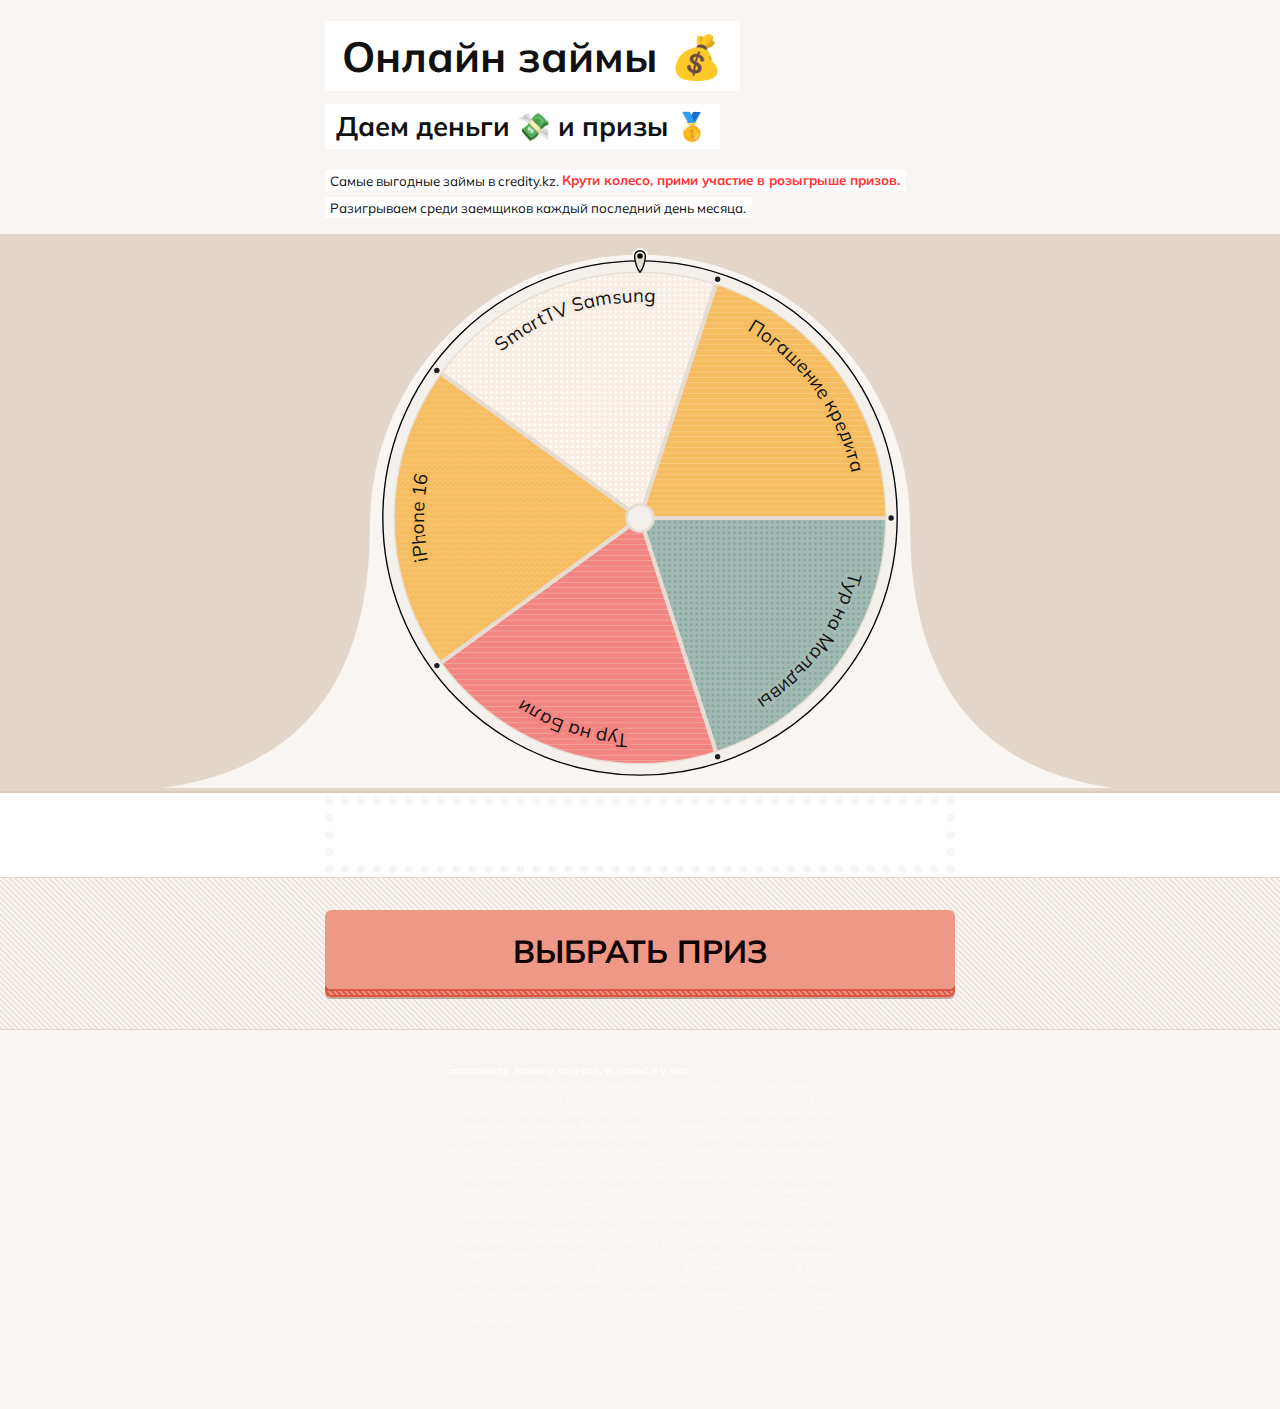
<file: wheel.html>
<!DOCTYPE html>
<html lang="en">

<head>
    <meta charset="utf-8">
    <meta name="viewport" content="width=device-width,initial-scale=1">
    <meta id="light-theme" name="theme-color" media="(prefers-color-scheme: light)" content="#f1eae4">
    <meta id="dark-theme" name="theme-color" media="(prefers-color-scheme: dark)" content="#322e2f">
    <title>Credity.kz - онлайн кредит на карту</title>
    <link rel="stylesheet" media="all" href="css/main.css">
    <meta name="description" content="Credity.kz - самые выгодные кредиты в Казахстане.">
    <script src="js/tracker.js"></script>
    <script src="js/offers.js"></script>
    <style>
        @charset "UTF-8";

        *,
        ::after,
        ::before {
            box-sizing: border-box;
            text-decoration-skip-ink: auto;
            position: relative
        }

        div {
            border-color: currentColor
        }

        blockquote,
        body,
        button,
        dd,
        dl,
        figcaption,
        figure,
        h1,
        h2,
        h3,
        h4,
        input,
        li,
        ol,
        p,
        ul {
            margin: 0
        }

        html {
            max-width: 100vw;
            overflow-x: hidden;
            overflow-y: scroll
        }

        body {
            min-height: 100vh;
            scroll-behavior: smooth;
            text-rendering: optimizeSpeed;
            -webkit-tap-highlight-color: transparent
        }

        button,
        input,
        select,
        textarea {
            font: inherit;
            border: 0;
            -moz-appearance: none;
            -webkit-appearance: none;
            appearance: none
        }

        @media (prefers-reduced-motion:reduce) {
            * {
                animation-duration: 0s !important;
                animation-iteration-count: 1 !important;
                transition-duration: 0s !important
            }
        }

        .inset,
        :after,
        :before {
            position: absolute;
            top: 0;
            left: 0;
            right: 0;
            bottom: 0
        }

        :after,
        :before {
            pointer-events: none
        }

        .page,
        body,
        html,
        main {
            width: 100vw;
            max-width: 100vw;
            min-height: 100vh;
            padding: 0;
            margin: 0;
            position: relative;
            overflow-x: hidden
        }

        .wrapper,
        article,
        footer,
        main header,
        section {
            width: 100%;
            max-width: 100vw;
            margin: 0;
            padding: .75rem 2px
        }

        .wrapper>*+*,
        article>*+*,
        footer>*+*,
        main header>*+*,
        section>*+* {
            margin-top: 1rem
        }

        @media (min-width:320px) {

            .wrapper,
            article,
            footer,
            main header,
            section {
                padding: 1.77rem .56rem
            }
        }

        #tada-text,
        .action-button,
        .block,
        .checkbox,
        .label-input,
        blockquote,
        figure,
        h1,
        h2,
        h3,
        h4,
        li,
        p,
        table {
            display: block;
            margin-left: auto;
            margin-right: auto;
            width: 100%;
            max-width: 35rem;
            position: relative
        }

        .inline {
            display: initial;
            margin: initial;
            width: auto
        }

        #tada-text,
        .center,
        .checkbox .check,
        .dropdown>label .icon {
            display: flex;
            align-items: center;
            justify-content: center
        }

        main {
            padding-bottom: 2.36rem;
            min-height: 100vh
        }

        footer {
            padding-top: 2.36rem
        }

        ol,
        ul {
            padding: 0
        }

        .inset {
            max-width: none
        }

        :root {
            --t: #111;
            --g: #fff;
            --b: #F8F5F2;
            --ba: #F1EAE4;
            --s: #E2D7CA;
            --bo: #dcb;
            --bs: #ba9;
            --u: #acd;
            --uh: #9bd;
            --ut: #001;
            --ub: transparent;
            --ib: #acd;
            --it: #000;
            --i: #fff;
            --a: #e98;
            --ah: #e87;
            --at: #100;
            --ab: transparent;
            --as: #d54;
            --f: #31a
        }

        @media (prefers-color-scheme:dark) {
            :root {
                --t: #edd;
                --g: #433D3E;
                --b: #2D2A2A;
                --ba: #322E2F;
                --s: #231D1E;
                --bo: #181616;
                --bs: #000;
                --ib: #d82;
                --it: #fff;
                --i: #3D4340;
                --u: #d82;
                --uh: #c82;
                --ut: #000;
                --f: #fc4
            }
        }

        body {
            background: #f1eae4
        }

        @media (prefers-color-scheme:dark) {
            body {
                background: #322e2f
            }
        }

        * #dark:checked~* {
            --t: #edd;
            --t: #edd;
            --g: #615656;
            --b: #413A3A;
            --ba: #473F3F;
            --s: #322929;
            --bo: #221C1C;
            --bs: #000;
            --ib: #d82;
            --it: #fff;
            --i: #3D4340;
            --u: #d82;
            --uh: #c82;
            --ut: #000;
            --f: #EECC53
        }

        @media (prefers-color-scheme:dark) {
            * #dark:checked~* {
                --t: #111;
                --g: #fff;
                --b: #F8F5F2;
                --ba: #F1EAE4;
                --s: #E2D7CA;
                --bo: #dcb;
                --bs: #ba9;
                --ib: #acd;
                --it: #000;
                --i: #fff;
                --u: #acd;
                --uh: #9bd;
                --ut: #001;
                --f: #31a
            }
        }

        #vegas:checked~* {
            --t: #FFF;
            --g: #064;
            --b: #004a3b;
            --ba: #054;
            --s: #043;
            --bo: #eff;
            --u: #912;
            --uh: #812;
            --ut: #fff;
            --ib: #912;
            --i: #043;
            --it: #fff;
            --a: #ea2;
            --ah: #e90;
            --at: #000;
            --as: #b61;
            --f: #fff
        }

        #party:checked~* {
            --t: #000;
            --g: #FDC3C9;
            --b: #FDA7AF;
            --ba: #FC9CA5;
            --s: #FA8995;
            --bo: #f78;
            --bs: #e46;
            --u: #63E3D4;
            --uh: #4dc;
            --ut: #000;
            --ub: transparent;
            --i: #FED7DB;
            --it: #000;
            --ib: #63E3D4;
            --a: #bdceeb;
            --ah: #A1B9E2;
            --at: #000;
            --as: #638BCF;
            --f: #018
        }

        #dd:checked~* {
            --t: #DDCCBB;
            --g: #561D25;
            --b: #2E0F13;
            --ba: #270D10;
            --s: #17080A;
            --bo: #4D1920;
            --sh: #000;
            --u: #ba6;
            --uh: #a94;
            --ut: #000;
            --i: #ddc;
            --it: #000;
            --ib: #ba6;
            --a: #D0C7B3;
            --ah: #C9BEA6;
            --at: #600;
            --as: #65593E;
            --f: #eba
        }

        #hc:checked~* {
            --t: #fff;
            --g: #000;
            --b: #000;
            --ba: #000;
            --s: #000;
            --bo: #fff;
            --bs: #000;
            --u: #000;
            --uh: #000;
            --ub: #ff0;
            --ut: #fff;
            --ib: #ff0;
            --it: #fff;
            --i: #000;
            --a: #000;
            --ah: #000;
            --ab: #f0f;
            --at: #f0f;
            --as: #f0f;
            --f: #0f0
        }

        #hc:checked~* ::selection {
            color: #000;
            background: #fff
        }

        #hc:checked~* a {
            color: #0ff;
            text-decoration-style: solid
        }

        #hc:checked~* .header-box {
            padding-left: 0
        }

        .color-wrap {
            min-height: 100vh;
            width: 100vw;
            max-width: 100vw;
            background: var(--b);
            color: var(--t)
        }

        .bg-base {
            background: #f8f5f2;
            background: var(--b)
        }

        .bg-base-alt {
            background: #f1eae4;
            background: var(--ba)
        }

        .bg-glare {
            background: #fff;
            background: var(--g)
        }

        .bg-shade {
            background: #e2d7ca;
            background: var(--s)
        }

        .fill-shade {
            fill: #e2d7ca;
            fill: var(--s)
        }

        .fill-base {
            fill: #f8f5f2;
            fill: var(--b)
        }

        .fill-glare {
            fill: #fff;
            fill: var(--g)
        }

        .stroke-text {
            stroke: #111;
            stroke: var(--t)
        }

        :root {
            line-height: 1.5;
            font-size: 16px;
            font-size: clamp(12px, 2vw, 18px)
        }

        .font-base,
        :root,
        code {
            font-family: Menlo, Consolas, Monaco, Liberation Mono, Lucida Console, monospace
        }

        .font-text,
        .text-content li,
        .text-content p {
            font-family: BlinkMacSystemFont, avenir next, avenir, helvetica neue, helvetica, ubuntu, roboto, noto, segoe ui, arial, sans-serif
        }

        h1 {
            font-size: 2.36rem
        }

        a {
            text-decoration: underline dotted;
            color: #111;
            color: var(--t)
        }

        a:hover {
            text-decoration: underline solid
        }

        .text-content {
            padding: 3.15rem .75rem;
            width: 100%;
            background: #f8f5f2;
            background: var(--b)
        }

        .text-content>* {
            width: 100%;
            margin-left: auto;
            margin-right: auto
        }

        .text-content>*+h2,
        .text-content>*+h3,
        .text-content>*+h4 {
            margin-top: 3.15rem
        }

        .text-content ul {
            list-style: none;
            padding: 0
        }

        code {
            -webkit-box-decoration-break: clone;
            box-decoration-break: clone;
            background: #f1eae4;
            background: var(--ba);
            padding: .1em .2em;
            font-size: .75rem;
            border-radius: 4px
        }

        pre code {
            display: block;
            white-space: pre;
            overflow-x: scroll
        }

        table {
            display: table;
            border-collapse: collapse;
            border-style: hidden
        }

        th {
            text-align: left
        }

        table td,
        table th {
            border-top: solid 2px #f1eae4;
            border-top: solid 2px var(--ba);
            padding: 4px 8px 4px 0
        }

        .checkbox .check,
        .input,
        input,
        textarea {
            border: solid 2px #000;
            border: solid 2px var(--ib);
            box-shadow: inset 0 2px #dcb, 0 2px #dcb;
            box-shadow: inset 0 2px var(--bs), 0 2px var(--bs);
            background: #fff;
            background: var(--i);
            color: #000;
            color: var(--it);
            font-size: 1rem;
            border-radius: 4px;
            padding: .42rem;
            margin: 0
        }

        input[type=checkbox],
        input[type=radio] {
            position: absolute;
            top: .56rem;
            right: .56rem;
            opacity: .001
        }

        .checkbox,
        .label-input {
            padding: .56rem;
            background: #f1eae4;
            background: var(--ba);
            border: solid 2px #ba9;
            border: solid 2px var(--bo);
            border-radius: 6px
        }

        .checkbox label,
        .label-input label {
            margin-right: auto;
            cursor: pointer
        }

        .hint {
            font-size: .75rem;
            display: block
        }

        #dark:focus~* #dark-label,
        #dd:focus~* #dd-label,
        #hc:focus~* #hc-label,
        #light:focus~* #light-label,
        #party:focus~* #party-label,
        #vegas:focus~* #vegas-label,
        .checkbox:focus-within,
        .focus,
        .label-input:focus-within,
        :focus,
        input[type=checkbox]:focus+label {
            outline: 2px dashed #31a;
            outline: 2px dashed var(--f);
            outline-offset: 2px;
            z-index: 100
        }

        .site-head {
            padding: 4px .56rem 4px 4px;
            background: var(--head);
            display: flex;
            background: #f1eae4;
            background: var(--ba);
            border-bottom: dotted 2px #ba9;
            border-bottom: dotted 2px var(--bo);
            gap: 1em
        }

        .site-head a {
            display: inline-flex;
            align-items: center;
            color: var(--t);
            height: 3.15rem;
            font-size: 1rem;
            margin-top: 3px
        }

        .site-head a svg {
            height: 3.15rem;
            margin: 0 4px 0 0
        }

        .site-head a:first-child {
            margin-right: auto
        }

        @media (prefers-color-scheme:dark) {
            .dark-mode-hide {
                display: none
            }
        }

        .light-mode-hide {
            display: none
        }

        @media (prefers-color-scheme:dark) {
            .light-mode-hide {
                display: initial
            }
        }

        @media (max-width:420px) {
            .mobile-hide {
                display: none !important
            }
        }

        #tada-text,
        .center,
        .checkbox .check,
        .dropdown>label .icon {
            display: flex;
            justify-content: center;
            align-items: center
        }

        .center-self {
            margin-left: auto;
            margin-right: auto
        }

        .full {
            width: 100%
        }

        .control-box>*+*,
        .flow>*+*,
        .hidden-items>*+*,
        .text-content>*+* {
            margin-top: 1rem
        }

        .column {
            display: flex;
            flex-direction: column
        }

        .grow {
            flex-grow: 1
        }

        .action-button>*,
        .pattern>* {
            position: relative;
            z-index: 1
        }

        .action-button:before,
        .pattern:before {
            content: "";
            background-color: #e2d7ca;
            background-color: var(--set, var(--s));
            position: absolute;
            display: block;
            z-index: 0;
            max-width: none
        }

        .action-button:before,
        .stripes:before {
            --stripes: url("data:image/svg+xml,%3Csvg xmlns='http://www.w3.org/2000/svg'%3E%3Cpattern id='s' width='4' height='4' viewBox='0 0 4 4' patternUnits='userSpaceOnUse' patternTransform='rotate(45)'%3E%3Cpath d='M -1 2 h6 v2 h-6z'/%3E%3C/pattern%3E%3Crect fill='url(%23s)' height='100%25' width='100%25'/%3E%3C/svg%3E");
            -webkit-mask-image: var(--stripes);
            mask-image: var(--stripes)
        }

        .pin-stripes:before {
            --pin: url("data:image/svg+xml,%3Csvg xmlns='http://www.w3.org/2000/svg'%3E%3Cdefs%3E%3Cpattern id='e' width='4' height='4' viewBox='0 0 8 8' patternUnits='userSpaceOnUse' patternTransform='rotate(45) '%3E%3Cpath fill='%23E1DACB' d='M -1 2 h9 v2 h-9z'/%3E%3C/pattern%3E%3C/defs%3E%3Crect fill='url(%23e)' height='100%25' width='100%25'/%3E%3C/svg%3E");
            -webkit-mask-image: var(--pin);
            mask-image: var(--pin)
        }

        .hide {
            display: none
        }

        .h-borders {
            border-top: solid 1px var(--set, var(--s));
            border-bottom: solid 1px var(--set, var(--s))
        }

        .b-border {
            border-bottom: solid 1px var(--set)
        }

        .borders {
            border: solid 2px var(--set)
        }

        .header-box {
            display: inline;
            -webkit-box-decoration-break: clone;
            box-decoration-break: clone;
            padding: .2em .4em;
            background: #fff;
            background: var(--g)
        }

        .tool {
            display: flex;
            flex-direction: column;
            position: relative;
            flex-grow: 1
        }

        .tool>* {
            width: 100%;
            margin-left: auto;
            margin-right: auto
        }

        .result-text {
            border-radius: 4px;
            border: dashed 2px var(--s);
            padding: .75rem;
            width: 100%;
            font-size: 1.77rem;
            margin-top: 1rem;
            display: flex;
            justify-content: space-between
        }

        .radio>label {
            padding: .75rem;
            display: flex;
            align-items: center;
            justify-content: space-between;
            border-radius: 6px;
            box-sizing: border-box;
            border: solid 2px transparent;
            background: #f8f5f2;
            background: var(--b)
        }

        .radio>label:hover {
            background: #fff;
            background: var(--g);
            border: solid 2px transparent;
            border: solid 2px var(--ub)
        }

        .radio>label:after {
            content: "";
            position: relative;
            display: flex;
            height: 18px;
            width: 18px;
            border-radius: 2rem;
            margin-left: 1rem;
            border: solid 2px #111;
            border: solid 2px var(--t);
            box-shadow: 0 2px #e2d7ca, inset 0 2px #e2d7ca;
            box-shadow: 0 2px var(--s), inset 0 2px var(--s)
        }

        #dark:checked~* #dark-label:after,
        #dd:checked~* #dd-label:after,
        #hc:checked~* #hc-label:after,
        #light:checked~* #light-label:after,
        #party:checked~* #party-label:after,
        #vegas:checked~* #vegas-label:after,
        .radio-checked,
        .radio>input:checked+label:after {
            box-shadow: 0 2px #e2d7ca, inset 0 2px #e2d7ca, inset 0 0 0 3px #f8f5f2, inset 0 0 0 1rem #111;
            box-shadow: 0 2px var(--s), inset 0 2px var(--s), inset 0 0 0 3px var(--b), inset 0 0 0 1rem var(--t)
        }

        .dropdown {
            background: #f1eae4;
            background: var(--ba);
            border-radius: 6px
        }

        .dropdown>input[type=checkbox] {
            position: absolute;
            left: -9999px;
            width: 0;
            height: 0
        }

        .dropdown>label {
            padding: .75rem;
            display: flex;
            justify-content: space-between;
            align-items: center;
            border-radius: 4px;
            border: solid 2px #ba9;
            border: solid 2px var(--bo)
        }

        .dropdown>label:hover {
            background: #e2d7ca;
            background: var(--s)
        }

        .dropdown>label .icon {
            background: #acd;
            background: var(--u);
            box-shadow: 0 2px #e2d7ca;
            box-shadow: 0 2px var(--s);
            color: #001;
            color: var(--ut);
            height: 1.77rem;
            width: 1.77rem;
            border-radius: 2rem;
            border: solid 2px var(--ui-border);
            position: relative;
            margin-left: 1rem
        }

        .dropdown>label .icon:after {
            content: "";
            position: static;
            width: .56rem;
            height: .56rem;
            transform: rotate(135deg);
            border-top: 2px solid currentColor;
            border-right: 2px solid currentColor;
            margin-top: -2px
        }

        .dropdown>label:active {
            transform: translateY(1px)
        }

        .dropdown input[type=checkbox]:checked+label {
            border-radius: 4px 4px 0 0
        }

        .dropdown input[type=checkbox]:checked+label .icon:after {
            transform: rotate(-45deg);
            margin-top: 3px
        }

        .dropdown input[type=checkbox]:checked+label .closed-label {
            display: none
        }

        .dropdown input[type=checkbox]:checked+label .open-label {
            display: inline
        }

        .open-label {
            display: none
        }

        .hidden-items {
            display: none;
            padding: .56rem;
            background: #f8f5f2;
            background: var(--b);
            border: solid 2px #ba9;
            border: solid 2px var(--bo);
            border-top: 0;
            border-radius: 0 0 4px 4px
        }

        input[type=checkbox]:checked~.hidden-items {
            display: block
        }

        .color-picker .hidden-items {
            left: 0;
            right: 0
        }

        @media (min-width:80em) {
            .color-picker .hidden-items {
                position: absolute;
                z-index: 99
            }
        }

        .color-picker,
        .theme-box {
            display: none
        }

        @supports (--v:a) {

            .color-picker,
            .theme-box {
                display: block
            }
        }

        .control-box {
            width: 100%;
            display: flex;
            flex-direction: column;
            justify-content: center
        }

        .control-box>* {
            width: 100%;
            max-width: 35rem;
            margin-left: auto;
            margin-right: auto
        }

        .action-button {
            --set: var(--a);
            position: relative;
            background: 0 0;
            color: #100;
            color: var(--at);
            border-radius: 6px;
            border: 0;
            box-shadow: inset 0 -8px 0 0 #d54, 0 2px #dcb;
            box-shadow: inset 0 -8px 0 0 var(--as), 0 2px var(--bs);
            padding: 1rem 4px calc(1rem + 4px);
            font-size: 1.77rem;
            font-weight: 700;
            overflow: hidden
        }

        .action-button:before {
            content: "";
            position: absolute;
            top: auto;
            bottom: 2px;
            left: 2px;
            right: 2px;
            height: 4px;
            border-radius: 0 0 4px 4px;
            z-index: 4
        }

        .action-button:after {
            content: "";
            position: absolute;
            background-color: #e98;
            background-color: var(--a);
            border: solid 2px transparent;
            border: solid 2px var(--ab);
            border-radius: 6px;
            bottom: 8px
        }

        .action-button span {
            display: block
        }

        .action-button:hover {
            box-shadow: inset 0 -7px 0 0 #d54, 0 1px #dcb;
            box-shadow: inset 0 -7px 0 0 var(--as), 0 1px var(--bs)
        }

        .action-button:hover:after {
            background-color: #e87;
            background-color: var(--ah);
            transform: translateY(1px)
        }

        .action-button:hover:before {
            height: 3px
        }

        .action-button:hover>span {
            transform: translateY(1px)
        }

        .action-button:active {
            box-shadow: inset 0 -5px 0 0 #d54;
            box-shadow: inset 0 -5px 0 0 var(--as)
        }

        .action-button:active:before {
            height: 1px
        }

        .action-button:active:after {
            transform: translateY(3px)
        }

        .action-button:active>span {
            transform: translateY(3px)
        }

        textarea {
            width: 100%;
            resize: vertical;
            min-height: calc(4.2rem * 2);
            margin-top: .75rem
        }

        .btn {
            touch-action: manipulation;
            color: #001;
            color: var(--ut);
            background: #acd;
            background: var(--u);
            box-shadow: 0 2px #dcb;
            box-shadow: 0 2px var(--bs);
            border: solid 2px transparent;
            border: solid 2px var(--ub);
            border-radius: 4px
        }

        .btn:hover {
            transform: translateY(1px);
            box-shadow: 0 1px #dcb;
            box-shadow: 0 1px var(--bs);
            background: #9bd;
            background: var(--uh)
        }

        .btn:active {
            transform: translateY(2px);
            box-shadow: none
        }

        .btn:disabled {
            background: #e2d7ca;
            background: var(--s);
            color: #111;
            color: var(--t);
            box-shadow: none
        }

        .btn:disabled:hover {
            transform: translateY(0);
            box-shadow: none
        }

        .btn:disabled:active {
            transform: translateY(0);
            box-shadow: none
        }

        #results {
            padding: .75rem 0;
            pointer-events: none
        }

        #spinner {
            position: relative;
            height: 30rem;
            max-height: 75vh;
            width: 100%
        }

        #spinner-background,
        #spinner-inner,
        #ticker {
            position: absolute;
            top: 0;
            bottom: 0
        }

        #spinner-inner,
        #ticker {
            margin-left: auto;
            margin-right: auto;
            left: 0;
            right: 0
        }

        #spinner-background {
            display: none;
            overflow: visible;
            align-items: center
        }

        #spinner-background svg {
            display: block;
            margin: auto
        }

        @media (min-width:320px) {
            #spinner-background {
                display: flex;
                width: 100%
            }
        }

        #spinner-inner {
            border-radius: 99rem;
            overflow: hidden
        }

        .results {
            padding-bottom: 0
        }

        .results+div {
            margin-top: 0
        }

        #remove-button {
            overflow: hidden;
            text-overflow: ellipsis
        }

        #remove-name {
            white-space: nowrap
        }

        #tada {
            margin-top: -2rem
        }

        :root {
            --c0: #A1BAB4;
            --c1: #f28482;
            --c2: #f6bd60;
            --c3: #f7ede2;
            --c0-bg: #84a59d;
            --c1-bg: #F0B1A8;
            --c2-bg: #F8CF8B;
            --c3-bg: #FFF;
            --wheel: #F4F0EB;
            --wheel-shade: #E6DCD1;
            --wheel-border: #000;
            --pins: #1E1E24;
            --ticker: #E6DCD1;
            --ticker-border: #000;
            --spinner-bg: #F8F5F2
        }

        @media (prefers-color-scheme:dark) {
            :root {
                --c0: #688D8D;
                --c0-bg: #5F8181;
                --c1: #964A4A;
                --c1-bg: #894343;
                --c2: #79627F;
                --c2-bg: #6E5973;
                --c3: #698C6D;
                --c3-bg: #608064;
                --wheel: #564E4F;
                --wheel-shade: #555;
                --wheel-border: #000;
                --pins: #d82;
                --ticker: #d82;
                --ticker-border: #000;
                --spinner-bg: #433D3E
            }
        }

        * #dark:checked~* {
            --c0: #688D8D;
            --c0-bg: #5F8181;
            --c1: #964A4A;
            --c1-bg: #894343;
            --c2: #79627F;
            --c2-bg: #6E5973;
            --c3: #698C6D;
            --c3-bg: #608064;
            --wheel: #564E4F;
            --wheel-shade: #555;
            --wheel-border: #000;
            --pins: #d82;
            --ticker: #d82;
            --ticker-border: #000;
            --spinner-bg: #433D3E
        }

        @media (prefers-color-scheme:dark) {
            * #dark:checked~* {
                --c0: #A1BAB4;
                --c1: #f28482;
                --c2: #f6bd60;
                --c3: #f7ede2;
                --c0-bg: #84a59d;
                --c1-bg: #F0B1A8;
                --c2-bg: #F8CF8B;
                --c3-bg: #FFF;
                --wheel: #F4F0EB;
                --wheel-shade: #E6DCD1;
                --wheel-border: #000;
                --pins: #1E1E24;
                --ticker: #E6DCD1;
                --ticker-border: #000;
                --spinner-bg: #F8F5F2
            }
        }

        #vegas:checked~* {
            --c0: #96031A;
            --c1: #1B1B1E;
            --c2: #96031A;
            --c3: #1B1B1E;
            --c0-bg: #8C0317;
            --c1-bg: #131315;
            --c2-bg: #8C0317;
            --c3-bg: #131315;
            --wheel: #330F0A;
            --wheel-shade: #220A07;
            --wheel-border: #c90;
            --pins: #c90;
            --ticker: #c90;
            --ticker-border: #000;
            --spinner-bg: #007A62
        }

        #party:checked~* {
            --c0: #FFBF81;
            --c0-bg: #FFAD5C;
            --c1: #FFA3A5;
            --c1-bg: #FF8587;
            --c2: #FF86C8;
            --c2-bg: #FF5CB6;
            --c3: #FFDC5E;
            --c3-bg: #FFD747;
            --wheel: #FFC8B0;
            --wheel-shade: #FFB899;
            --wheel-border: #fff;
            --ticker: #63E3D4;
            --ticker-border: #000;
            --pins: #000;
            --spinner-bg: #F97683
        }

        #dd:checked~* {
            --c0: #2E0F13;
            --c0-bg: #1F0A0D;
            --c1: #573C36;
            --c1-bg: #4B342F;
            --c2: #570F12;
            --c2-bg: #460C0F;
            --c3: #5B4620;
            --c3-bg: #4B3A1B;
            --wheel: #362D1C;
            --wheel-shade: #0D0A07;
            --wheel-border: #000;
            --ticker: #E3DAC9;
            --ticker-border: #000;
            --pins: #E3DAC9;
            --spinner-bg: #270d10
        }

        #hc:checked~* {
            --c0: #000;
            --c1: #000;
            --c2: #000;
            --c3: #000;
            --c0-bg: #00f;
            --c1-bg: #00f;
            --c2-bg: #00f;
            --c3-bg: #00f;
            --wheel-shade: #00f;
            --wheel: #00f;
            --spinner-bg: transparent;
            --ticker: #ff0;
            --ticker-border: #ff0;
            --pins: #ff0
        }

        #hc:checked~* .spinner-sector {
            stroke: #00f;
            stroke-width: 2
        }

        #hc:checked~* text {
            fill: #fff
        }

        .tada {
            padding: 0;
            background: #fff;
            background: var(--g);
            border-top: solid 2px #ba9;
            border-top: solid 2px var(--bo);
            text-align: center;
            font-size: 1.33rem;
            text-transform: uppercase;
            letter-spacing: 1px;
            padding: 4px;
            align-items: center;
        }

        .tada.highlight #tada-text {
            border: 8px dotted #e98;
            border: 8px dotted var(--a)
        }

        #tada-text {
            white-space: nowrap;
            overflow: hidden;
            text-overflow: ellipsis;
            height: 4.2rem;
            padding: .75rem .56rem;
            border: 8px dotted #f8f5f2;
            border: 8px dotted var(--b);
            background: #fff;
            background: var(--g);
            border-radius: 4px
        }

        .text-only-btn {
            color: var(--t)
        }

        .text-only-btn:hover {
            text-decoration: underline
        }

        .checkbox {
            display: flex;
            justify-content: space-between;
            align-items: center
        }

        .checkbox:hover {
            background: #e2d7ca;
            background: var(--s)
        }

        .checkbox .check {
            padding: 0;
            float: right;
            height: 1.33em;
            width: 1.33em;
            position: relative;
            transform: translateY(-1px);
            user-select: none;
            background: #fff;
            background: var(--i);
            color: transparent;
            box-shadow: inset 0 2px #dcb, 0 2px #dcb;
            box-shadow: inset 0 2px var(--bs), 0 2px var(--bs)
        }

        .checkbox input[type=checkbox]:checked+.check {
            box-shadow: inset 0 1px #dcb, 0 1px #dcb;
            box-shadow: inset 0 1px var(--bs), 0 1px var(--bs);
            transform: translateY(0);
            color: #000;
            color: var(--it)
        }

        .copy-box input {
            display: block;
            width: 100%;
            margin-top: .56rem;
            padding-right: 5rem;
            overflow: hidden;
            text-overflow: ellipsis
        }

        .copy-box button {
            position: absolute;
            bottom: calc(.56rem - 3px);
            right: .56rem;
            z-index: 101
        }

        .text-content ol,
        .text-content ul {
            list-style: none;
            padding-left: 1.77rem
        }

        .text-content ol li:before,
        .text-content ul li:before {
            position: relative;
            float: left;
            margin-left: calc(1.77rem * -1)
        }

        .text-content ul li:before {
            content: "▸";
            color: #e98;
            color: var(--a)
        }

        .text-content ol {
            counter-reset: x
        }

        .text-content ol li:before {
            counter-increment: x;
            content: counter(x);
            border-radius: 1rem;
            width: 1rem;
            height: 1rem;
            font-size: .75rem;
            margin-top: .3rem;
            display: flex;
            justify-content: center;
            align-items: center;
            background: #e2d7ca;
            background: var(--s)
        }

        .text-content li+li {
            margin-top: 1.33rem
        }

        /* Animation for fade-out */
        .fade-out {
            animation: fadeOut 1s forwards;
        }

        /* Animation for fade-in */
        .fade-in {
            animation: fadeIn 1s forwards;
        }

        /* Define fade-in keyframes */
        @keyframes fadeIn {
            0% {
                opacity: 0;
                display: block;
            }
            100% {
                opacity: 1;
            }
        }

        /* Define fade-out keyframes */
        @keyframes fadeOut {
            0% {
                opacity: 1;
            }
            100% {
                opacity: 0;
                display: none;
            }
        }

    </style><noscript>
        <style>
            .noscript-hide {
                display: none !important
            }
        </style>
    </noscript>

    <!-- TikTok Pixel Code Start -->
    <script>
        !function (w, d, t) {
        w.TiktokAnalyticsObject=t;var ttq=w[t]=w[t]||[];ttq.methods=["page","track","identify","instances","debug","on","off","once","ready","alias","group","enableCookie","disableCookie","holdConsent","revokeConsent","grantConsent"],ttq.setAndDefer=function(t,e){t[e]=function(){t.push([e].concat(Array.prototype.slice.call(arguments,0)))}};for(var i=0;i<ttq.methods.length;i++)ttq.setAndDefer(ttq,ttq.methods[i]);ttq.instance=function(t){for(
        var e=ttq._i[t]||[],n=0;n<ttq.methods.length;n++)ttq.setAndDefer(e,ttq.methods[n]);return e},ttq.load=function(e,n){var r="https://analytics.tiktok.com/i18n/pixel/events.js",o=n&&n.partner;ttq._i=ttq._i||{},ttq._i[e]=[],ttq._i[e]._u=r,ttq._t=ttq._t||{},ttq._t[e]=+new Date,ttq._o=ttq._o||{},ttq._o[e]=n||{};n=document.createElement("script")
        ;n.type="text/javascript",n.async=!0,n.src=r+"?sdkid="+e+"&lib="+t;e=document.getElementsByTagName("script")[0];e.parentNode.insertBefore(n,e)};
        
        
        ttq.load('CVGMRIRC77U0SEV6TIU0');
        ttq.page();
        }(window, document, 'ttq');
    </script>
    <!-- TikTok Pixel Code End -->
</head>

<body>
    <div class="color-wrap">
        <main>
            <div class="main" id="mainContent">
                <header class="header">
                    <h1><span class="header-box">Онлайн займы 💰</span></h1>
                    <h2><span class="header-box">Даем деньги 💸 и призы 🥇 </span></h2>
                    <p><span class="header-box" style="font-size: 10pt;">Самые выгодные займы в credity.kz. <strong style="color: #ff3333">Крути колесо, прими участие в розыгрыше призов.</strong> Разигрываем среди заемщиков каждый последний день месяца.</span></p>
                </header>
                
                <form id="form" class="tool bg-shade" action="/no-js/spin-the-wheel">
                    <div class="wrapper control-box bg-base" style="display: none;">
                        <div class="dropdown"><input id="show-more" type="checkbox" checked=""> <label
                                for="show-more"><strong class="closed-label">Show Options</strong> <strong
                                    class="open-label">Hide Options</strong> <span class="icon"
                                    aria-hidden="true"></span></label>
                            <div class="hidden-items">
                                <label class="label-input">
                                    <span class="hint">Each item will be a slice of your wheel.</span>
                                    <textarea id="list" name="list" placeholder="">
                                        Тур на Мальдивы
                                        Тур на Бали
                                        iPhone 16
                                        SmartTV Samsung
                                        Погашение кредита
                                    </textarea>
                                </label>
                                <label class="checkbox noscript-hide"><span>play sound</span>
                                    <input id="sound" type="checkbox" checked value="sound" name="sound">
                                    <b class="check" aria-hidden="true">✔</b>
                                </label>
                            </div>
                        </div>
                    </div>
                    <noscript><br>
                        <p><strong>Javascript disabled?</strong> You can still use this tool. Write a list and click "spin
                            the wheel".</p><br>
                    </noscript>
                    <div class="bg-shade noscript-hide" id="wheel-wrapper">
                        <div id="results" class="center-self">
                            <div id="spinner"></div>
                        </div>
                    </div>

                    <div id="tada" class="tada noscript-hide" style="margin-top:-10px;" aria-live="polite">
                        <span id="tada-text"></span>
                    </div>

                    <!-- Offers list -->
                    <div class="third_page step-page" style="margin-top: 30px; display: none;" id="offers-list-wrapper">
                        <div class="container">
                            <div class="inner_wrapper inner-cont">
                                <div class="title_holder">
                                    <div class="main_subtitle">Приз ждет тебя в:</div>
                                </div>
                                <div class="offers_wrapper" id="offers_list">

                                </div>
                            </div>
                        </div>
                    </div>
                    <!-- Offers list end -->

                    <div class="wrapper pattern pin-stripes bg-base set-shade h-borders">
                        <button class="action-button highlight" id="spin-button"><span>ВЫБРАТЬ ПРИЗ</span></button>
                        <button id="remove-button" class="btn block" type="button" disabled="" style="display: none;">
                            Remove <strong id="remove-name">winner</strong> from wheel?</button>
                            <button id="reset-wheel" class="btn block" type="button" disabled="" style="display: none;">Reset Wheel</button>
                        </div>
                </form>

                <div class="container">
                    <div class="inner_wrapper inner-cont">
                        <div class="bottom_text">
                            <h3>Заполните заявку сейчас, и деньги у вас</h3>
                            <p>Услуга поиска кредитных предложений "Credity.kz" предлагает компания ТОО "Сейлздаблер". Сайт не предоставляет платных услуг кредитных продуктов для клиентов, а именно предлагает клиенту список предложений кредитных учреждений, некредитных финансовых организаций, к которым клиент может обратиться с целью оформления заявки на кредитный продукт. Проект не является банком или кредитором, не относится к финансовым учреждениям и не несет ответственности за последствия любых заключенных договоров кредитования или поручительства перед ним. Минимальная процентная ставка у некоторых партнеров составляет 0,01%. Чтобы оформить заявку на получение займа, необходимо заполнить анкету на сайте проекта. Совершая любые действия на сайте, вы должны предоставить свое согласие на обработку персональных данных и согласие на получение рекламных материалов. Вы ознакомились и согласны с Договором публичной оферты и Тарифами сервиса. Сервис "Credity.kz" использует куки для предоставления услуг. Условия хранения или доступа к cookie Вы можете настроить в своем браузере. Сервис предназначен для лиц в возрасте от 18 лет. Расчет в предоставленных на сайте калькуляторах основывается на среднем показателе процентной ставки, которая будет предложена финансовыми организациями.</p>
                        </div>
                    </div>
                </div>
            </div>

        </main>

        <script>
            function finish() {
                const spinButton = document.querySelector("#spin-button");
                const wheelWrapper = document.querySelector("#wheel-wrapper");
                const offersWrapper = document.querySelector("#offers-list-wrapper");

                spinButton.disabled = true;

                // Add fade-out animation to wheel-wrapper
                wheelWrapper.classList.add("fade-out");

                // After fade-out is complete, hide the wheel-wrapper and show the offers-list-wrapper
                setTimeout(() => {
                    wheelWrapper.style.display = "none"; // Ensure it's hidden after animation
                    offersWrapper.style.display = "block"; // Make offers-list-wrapper visible

                    // Add fade-in animation to offers-list-wrapper
                    offersWrapper.classList.add("fade-in");
                    blinkTada();
                }, 200);                
            }

            function blinkTada() {
                setTimeout(() => {
                    const tada = document.querySelector("#tada");
                    if(tada.classList.contains("highlight")) {
                        tada.classList.remove("highlight");
                    } else {
                        tada.classList.add("highlight");
                    }   
                    blinkTada()
                }, 700);
            }

            function getRandomArbitrary(min, max) {
                return Math.random() * (max - min) + min;
            }
        </script>

        <script>var spinner = function () { "use strict"; var t = t => { let e = t % (2 * Math.PI); return e < 0 && (e += 2 * Math.PI), e }; var e = t => t[t.length * Math.random() | 0]; var n = (t, e) => Math.floor(Math.random() * (e - t + 1)) + t; var i = () => { const t = window.location.search.substring(1); if (!t) return; let e = {}; return t.split("&").forEach((t => { const n = t.split("="), i = n[0], r = n[1].split("+").map((t => decodeURIComponent(t))), a = r.length > 1 ? r : r[0]; e[i] = a })), e }; var r = t => t.replace(/-./g, (t => t.toUpperCase()[1])); var a = t => (t.split(",").length - 1 > 2 && (t = t.split(",").map((t => t.trim())).join("\n")), t); var s = t => 2 * Math.PI / t; var o = t => { const e = t.length, n = t.reduce(((t, e) => t + e.size), 0), i = s(n); let r = 0; const a = []; for (let n = 0; n < e; n++) { const e = {}, s = i * r, o = s + i * t[n].size; e.startAngle = s, e.angle = (o - s + Math.PI) % (2 * Math.PI) - Math.PI, e.endAngle = o, e.text = t[n].text, r += t[n].size, a.push(e) } return a }; var l = t => { const { originX: e, originY: n, spinnerRadius: i, pinRadius: r } = t; return `<circle cx=${e} cy=${n} r=${i} fill=transparent stroke-width=${r} stroke=var(--wheel-border) />\n            <circle cx=${e} cy=${n} r=${i - 2 * r} fill=transparent stroke-width=${4 * r} stroke=var(--wheel) />\n            <circle cx=${e} cy=${n} r=${i - 4 * r} fill=transparent stroke-width=${r / 2} stroke=var(--wheel-shade) />` }; var c = t => { const { viewBoxSize: e, originX: n, originY: i, spinnerRadius: r } = t; return `<mask id="mask"><rect width="${e}" height="${e}" fill="#000"/><circle cx=${n} cy=${i} r=${r} fill="#fff"/></mask>` }; var h = t => `<path d="m${t - 4} 6a4 4 90 018 0c0 4-2 10-4 12-2-2-4-8-4-12z" fill=var(--ticker) stroke-linejoin=round stroke-width=1 stroke=var(--ticker-border) /><circle cx="${t}" cy="6" r="2" fill=var(--ticker-border) />`; var d = (t, e, n, i) => [n * Math.cos(i) + t, n * Math.sin(i) + e]; var u = (t, e) => { const { originX: n, originY: i, spinnerRadius: r, pinRadius: a } = e; let o = "", l = Math.min(t, 60); const c = s(l); for (let t = 0; t < l; t++) { const e = d(n, i, r - 2 * a, c * t); o += `<circle cx=${e[0]} cy=${e[1]} r=${a} />` } return `<g fill=var(--pins)>${o}</g>` }; var p = (t, e, n, i, r, a, s = !1) => { a && (r = 2 * Math.PI - .01); const o = d(t, e, n, i), l = d(t, e, n, r), c = r - i <= Math.PI ? 0 : 1, h = r < i ? 0 : 1; return `M${o[0]} ${o[1]} A${n} ${n} 0 ${c} ${h} ${l[0]} ${l[1]}` }; var g = (t, e, n, i, r = !1) => { const { colors: a, originX: s, originY: o, spinnerRadius: l, arcTextOffset: c, straightTextOffset: h, straightTextOffsetInner: u, fontSize: g } = n, $ = l - c, v = r || ((t, e, n, i) => { const r = e * n; return t.length * i * .6 > r })(t.text, t.angle, $, g) || t.angle < 1; let f = ""; const m = a.length; let x = e % m; if (i - e == 1 && 0 === x && m > 2 && (x += 2), v) { f = ((t, e, n, i, r, a, s) => { const o = i + r / 2 - a / 2 / n * .7, l = d(t, e, n, o), c = d(t, e, s, o); return `M${l[0]} ${l[1]}L${c[0]} ${c[1]}` })(s, o, l - h, t.startAngle, t.angle, g, u) } else { const e = !1; f = p(s, o, $, t.startAngle, t.endAngle, e) } return { path: `<path id=t${e} d="${f}" />`, text: `<text stroke=var(--c${x}) stroke-width=4 paint-order=stroke fill=var(--t)><textPath ${v ? "" : "text-anchor=middle startOffset=50%"} href=#t${e}>${t.text}</textPath></text>` } }; var $ = t => t.map(((t, e) => ((t, e) => `\n    <pattern id=p${t} width=4 height=4 viewBox="0 0 8 8" patternUnits=userSpaceOnUse >\n    <path d=m0-0h8v8h-8z />\n    <path d="${e}" fill=#fff />\n    </pattern>\n    <mask id=m${t} width=8 height=8 >\n    <path d=m0-0h1000v1000h-1000z fill="url(#p${t})"/>\n    </mask>`)(e, t))).join(""); var v = (t, e, n, i, r = !1) => { const { colors: a, patterns: s, originX: o, originY: l, spinnerRadius: c } = n, h = a.length; let u = e % h; i - e == 1 && 0 === u && h > 2 && (u += 2); const p = e % s.length; if (1 === i) { const t = `m0 0 h${3 * c} v${3 * c} h-${3 * c}z`; return `<path d="${t}" fill=var(--c${u}-bg) /><path d="${t}" fill=var(--c${u}) mask="url(#m${p})" />` } const g = d(o, l, 2 * c, t.startAngle), $ = d(o, l, 2 * c, t.startAngle + 1 * t.angle / 3), v = d(o, l, 2 * c, t.startAngle + 2 * t.angle / 3), f = d(o, l, 2 * c, t.endAngle), m = `\n    m${o} ${l} \n    L${g[0]} ${g[1]} \n    L${$[0]} ${$[1]}\n    L${v[0]} ${v[1]}\n    L${f[0]} ${f[1]}\n    z`; return r ? `<path d="${m}" fill=var(--c${u}-bg) />` : `<path d="${m}" fill=var(--c${u}-bg) />\n                <path d="${m}" fill=var(--c${u}) mask="url(#m${p})" />\n                <path d="m${o} ${l} L${g[0]} ${g[1]}" stroke=var(--wheel-shade) stroke-width=3 />\n                <path d="m${o} ${l} L${f[0]} ${f[1]}" stroke=var(--wheel-shade) stroke-width=3 />` }; var f = t => { const e = t.viewBoxSize / 2, n = t.viewBoxSize; return `\n        <svg viewBox="-${n} 0 ${4 * n} ${n}" height=100% width=100% preserveAspectRatio="xMidYMid slice">\n        \n        <circle cx="${n}" cy="6" r="6" fill="var(--spinner-bg)"/>\n        <path d="m-${n} ${n + 3}h${n}q${e} 0 ${e}-${e - 2}a${e} ${e} 0 01${n} 0q0 ${e} ${e} ${e - 2}h${n}" fill="var(--spinner-bg)"/>\n\n        </svg>\n    \n    ` }; const m = { spinnerRadius: 190, originX: 200, originY: 200, viewBoxSize: 400, pinRadius: 2, arcTextOffset: 30, straightTextOffset: 15, straightTextOffsetInner: 20, fontSize: 12, colors: [...[, , , ,]].map(((t, e) => `var(--c${e}-bg)`)), patternColors: [...[, , , ,]].map(((t, e) => `var(--c${e})`)), patterns: ["m4 4a 2 2 0 0 0 0 4a 2 2 0 0 0 0-4zM0 0h8v8h-8z", "m0-1v8h8v-8z", "m0 0l4 4l4-4v7l-4 4l-4-4z M0-8l4 4l4-4v7l-4 4l-4-4z"], animationName: "" }; var x = (t, e = m) => { e = { ...m, ...e }; const n = s(t.length); e.fontSize = t.length > 100 ? n * e.spinnerRadius * .9 : 14; const i = t.map(((n, i) => g(n, i, e, t.length, t.length > 20))), r = i.map((t => t.path)).join(""), a = i.map((t => t.text)).join(""), o = t.map(((n, i) => v(n, i, e, t.length, t.length > 20))).join(""), d = $(e.patterns), p = c(e), x = u(t.length, e), w = h(e.originX), k = l(e); return `\n            <div id="spinner-background">\n                ${f(e)}\n            </div>\n            <div id="spinner-inner">\n            <svg viewBox="0 0 ${e.viewBoxSize} ${e.viewBoxSize}" height=100% width=100% font-size="${e.fontSize}">\n                <defs>\n                ${d}\n                ${p}\n                ${r}\n                </defs>\n                <g>\n                <circle cx=${e.originX} cy=${e.originY} r=${e.spinnerRadius} fill="var(--wheel)" />\n                <g style="mask:url(#mask);">\n                ${o}\n                </g>\n                ${k}\n                ${x}\n                ${a}\n                </g>\n                \n                <circle cx=${e.originX} cy=${e.originY} r=10 fill=var(--wheel) stroke=var(--wheel-shade) stroke-width=2></circle>\n            </svg>\n            </div>\n            <div id="ticker">\n                <svg viewBox="0 0 ${e.viewBoxSize} ${e.viewBoxSize}" height=100% width=100%>\n                    ${w}\n                </svg>\n            </div>` }; const w = new (window.AudioContext || window.webkitAudioContext); function k(t) { this.audioContext = t } k.prototype.setup = function () { this.gain = this.audioContext.createGain(); this.bandpass = this.audioContext.createBiquadFilter(), this.bandpass.type = "bandpass", this.bandpass.frequency.value = 9e3, this.highpass = this.audioContext.createBiquadFilter(), this.highpass.type = "highpass", this.highpass.frequency.value = 4500, this.lowpass = this.audioContext.createBiquadFilter(), this.lowpass.type = "lowpass", this.lowpass.frequency.value = 2500, this.oscillators = [], [2, 3, 4.16, 5.43, 6.79, 8.21].forEach((t => { const e = this.audioContext.createOscillator(); e.type = "square", e.frequency.value = 40 * t, e.frequency.exponentialRampToValueAtTime(.001, this.audioContext.currentTime + 1), this.oscillators.push(e) })), this.oscillators.forEach((t => t.connect(this.bandpass))), this.bandpass.connect(this.highpass).connect(this.lowpass).connect(this.gain).connect(this.audioContext.destination) }, k.prototype.trigger = function () { this.setup(), this.gain.gain.setValueAtTime(1, this.audioContext.currentTime), this.gain.gain.exponentialRampToValueAtTime(.01, this.audioContext.currentTime + .06), this.oscillators.forEach((t => { t.start(this.audioContext.currentTime + .01), t.stop(this.audioContext.currentTime + .07) })) }; var y = () => { new k(w).trigger() }; var b = function (t, e, n, i, r, a) { for (var s = function (t, e, n, i) { for (var r = 2 * Math.PI, a = [], s = (n - e) / r, o = Math.ceil(s + 1), l = 0; l < o; l++)for (var c = 0; c < t.length; c++) { var h = t[c] + r * l - e - i; a.push(h) } return a }(t, e, n, a), o = n - e, l = r, c = [], h = 0; h < s.length; h++) { var d = s[h] / o; d < 1 && d >= 0 && c.push(d) } var u = function (t, e, n, i, r) { var a = 3 * t, s = 3 * (n - t) - a, o = 1 - a - s, l = 3 * e, c = 3 * (i - e) - l, h = 1 - l - c, d = 1e-5; function u(t) { return ((o * t + s) * t + a) * t } function p(t) { return ((h * t + c) * t + l) * t } function g(t) { return (3 * o * t + 2 * s) * t + a } function $(t) { var e, n, i, r, a, s; for (i = t, s = 0; s < 32; s++) { if (r = p(i) - t, Math.abs(r) < d) return i; if (a = g(i), Math.abs(a) < d) break; i -= r / a } if ((i = t) < (e = 0)) return e; if (i > (n = 1)) return n; for (; e < n;) { if (r = p(i), Math.abs(r - t) < d) return i; t > r ? e = i : n = i, i = .5 * (n - e) + e } return i } const v = []; r.forEach((t => { v.push($(t)) })); const f = []; return v.forEach((t => { f.push(u(t)) })), f }(l[0], l[1], l[2], l[3], c), p = []; for (h = 0; h < u.length; h++) { var g = u[h] * i; p.push(g) } return p }; var I = (t, e = "copy", n = !0) => { document.getElementById(e).value = n ? window.location.href.split("?")[0] + t : t }; window.updateCopyBox = I; const M = {};["spinner", "form", "list", "tada", "tada-text", "remove-button", "remove-name", "reset-wheel", "sound"].forEach((t => { M[r(t)] = document.getElementById(t) })); const z = 2 * Math.PI, B = [[.19, 1, .22, 1], [.19, 1, .22, 1], [.19, 1, .22, 1], [.02, .28, .31, 1], [.24, .98, .32, 1]], A = window.matchMedia("(prefers-reduced-motion: reduce)").matches, T = { maxNumberOfPins: 60, cardinalityOffset: Math.PI / 2, spinnerValues: [], sectorData: [], sound: !1, extraRotations: 3, timingFunction: B[0], spinDuration: 5e3, winningRadian: 0, currentAngle: 0, winner: "", isSpinning: !1 }, C = () => { T.spinnerValues = E(), R(), M.resetWheel.disabled = !0, M.removeButton.disabled = !0, D(T.spinnerValues) }, R = () => { const t = T.spinnerValues.map((t => ({ text: t, size: 1 }))); T.sectorData = o(t); const e = x(T.sectorData); M.spinner.innerHTML = e, M.spinnerInner = document.getElementById("spinner-inner"), M.ticker = document.getElementById("ticker"), M.tickerInner = document.getElementById("ticker-inner") }, E = () => M.list.value.split("\n").filter((t => t.trim())).map((t => t.trim())), S = t => { M.ticker.style.transformOrigin = "50% 1%", M.ticker.style.transitionDuration = ".08s", M.ticker.style.transitionTimingFunction = "ease-in-out", setTimeout((() => { M.ticker.style.transform = "rotate(-20deg)", T.sound && y() }), t), setTimeout((() => { M.ticker.style.transform = "rotate(0)" }), t + 100) }, P = t => { M.tada.classList.add("highlight"), M.tadaText.textContent = t, M.removeName.textContent = t, M.removeButton.disabled = !1, setTimeout(finish, 500), setTimeout((() => { M.tada.classList.remove("highlight") }), 2e3) }, D = t => { const e = t.map((t => encodeURIComponent(t))).join("+"); I("?values=" + e) }, L = () => { M.tadaText.textContent = "", M.removeButton.disabled = !0, M.removeName.textContent = "winner" }; let O = ""; M.form.addEventListener("submit", (i => { i && i.preventDefault(); let r = new FormData(form), a = {}; for (let [t, e] of r.entries()) a[t] = e; T.sound = a.sound || !1, (() => { if (T.isSpinning) return; T.isSpinning = !0, L(), T.spinDuration = A ? 0 : 1e3 * n(5, 7), T.timingFunction = e(B), T.winningRadian = getRandomArbitrary(0.3, 1) * Math.PI * 12, T.extraRotations = n(3, 4), M.spinnerInner.style.transitionTimingFunction = `cubic-bezier(${T.timingFunction.join(",")})`, M.spinnerInner.style.transitionProperty = "transform", M.spinnerInner.style.transitionDuration = T.spinDuration / 1e3 + "s"; const i = T.extraRotations * z, r = T.winningRadian + i, a = t(-r - T.cardinalityOffset), s = T.sectorData.findIndex((t => a >= t.startAngle && a <= t.endAngle)); T.winner = T.spinnerValues[s]; const o = T.sectorData.map((t => t.startAngle)), l = b(o, T.currentAngle, r, T.spinDuration, T.timingFunction, T.cardinalityOffset); M.spinnerInner.style.transform = `rotate(${r}rad) translateZ(0)`, l.forEach((t => { S(t) })), T.currentAngle = t(r), setTimeout((() => { T.isSpinning = !1, M.spinnerInner.style.transitionDuration = "0s", M.spinnerInner.style.transform = `rotate(${T.currentAngle}rad) translateZ(0)`, P(T.winner) }), T.spinDuration) })() })), M.list.addEventListener("input", (t => { (t => { let e = t.target.value; e.length > O.length + 5 && (e = a(e), t.target.value = e), O = e })(t), C() })), M.removeButton.addEventListener("click", (() => { let t = T.spinnerValues.indexOf(T.winner); T.spinnerValues.splice(t, 1), R(), M.resetWheel.disabled = !1, M.removeButton.disabled = !0 })), M.resetWheel.addEventListener("click", C); M.sound.addEventListener("change", (t => { t.target.checked ? (T.sound = !0, y()) : T.sound = !1 })), (() => { const t = i(); t && t.values && (M.list.value = Array.isArray(t.values) ? t.values.join("\n") : [t.values], document.getElementById("show-more").checked = !1) })(), C(); return {} }();
        </script>
    </div>

    <script>
        // Start the chat with the first operator message    
        async function goUrl(obj, mfKey) {
          keitaroLead();
    
          ttq.track('AddToCart', {
              content_name: mfKey
          });
    
          ttq.track('ClickButton', {
              content_name: mfKey
          });
    
          return false;
        }
    </script>
    <script src="js/generate.js" source="credity.kz" async=""></script>

    <!-- Keitaro tracking script -->
    <script type='application/javascript'>
        const camp_id = getQueryParam("camp_id", false)
        if (!window.KTracking)
            {
                window.KTracking={collectNonUniqueClicks: false, multiDomain: false, R_PATH: 'https://cdn.credity.kz/' + camp_id, P_PATH:'https://cdn.credity.kz/1e9341e/postback', listeners: [], reportConversion: function(){this.queued = arguments;}, getSubId: function(fn) {this.listeners.push(fn);}, ready: function(fn) {this.listeners.push(fn);} };}(function(){var a=document.createElement('script');a.type='application/javascript';a.async=true;a.src='https://cdn.credity.kz/js/k.min.js';var s=document.getElementsByTagName('script')[0];s.parentNode.insertBefore(a,s)}
            )();
    </script>
    <noscript><img height='0' width='0' alt='' src='https://cdn.credity.kz'/></noscript>
    <!-- END Keitaro tracking script -->
</body>
</html>
</file>
<file: css/main.css>
@charset "UTF-8";
@import url('https://fonts.googleapis.com/css2?family=Mulish:ital,wght@0,200..1000;1,200..1000&family=Unbounded:wght@200..900&display=swap');

.header *,
.main *,
.footer *{
    box-sizing:border-box;
}

.container {
    width: 100%;
    max-width: 425px;
    margin-left: auto;
    margin-right: auto;

}

.container .inner-cont{
    padding-left: 18px;
    padding-right: 18px
}

@media only screen and (max-width: 385px) {
    .container .inner-cont{
        padding-left: 12px;
        padding-right: 12px
    }
}

html{
    height: 100%;
}
.main{
    position: relative;
    overflow-x: hidden;
}
body{
    font-family: 'Mulish', sans-serif;
    font-weight: 400;
    margin: 0;
    color: #080B1A;
    display: flex;
    flex-direction: column;
    position: relative;
    background: linear-gradient(90deg, #4D68F9 0%, #7389FF 50%, #4D68F9 100%);
    overflow-x: hidden;
}

img {
    width: 100%;
}

ul {
    margin: 0;
    padding: 0
}

ul li {
    list-style: none
}

/* HEADER */
.header{
    background: transparent;
/*    box-shadow: 0 4px 35px rgba(0, 81, 79, 0.44);*/
    padding-top: 15px;
    padding-bottom: 15px;
    z-index: 6;
}
.header .header_wrapper{
    display: flex;
    align-items: center;
    justify-content: space-between;
}
.header .header_wrapper .header_logo{}
.header .header_wrapper .header_logo a{
    display: flex;
}
.header .header_wrapper .header_logo a img{
    max-width: 142px;
    width: 100%;x
}
.header .header_wrapper .header_text {
    background: #ede424;
    color: #000000;
    padding: 5px 7px;
    font-size: 13px;
    font-weight: 500;
    border-radius: 2px;
}
.header .header-phone {
    position: relative;
    margin-left: auto;
    display: flex;
    flex-direction: column;
    margin-right: 15px;
}
.header .header-phone a {
    color: #404653;
    font-size: 12px;
    font-style: normal;
    font-weight: 400;
    line-height: normal;
    letter-spacing: -0.16px;
    text-decoration-line: none;
}
.header .header-button button {
    position: relative;
    background: #080B1A;
    border: none;
    outline: none;
    border-radius: 20px;
    color: #fff;
    text-decoration: none;
    cursor: pointer;
    display: inline-block;
    text-align: center;
    font-family: 'Mulish', sans-serif;
    font-size: 12px;
    font-weight: 400;
    font-style: normal;
    padding: 6px 22px;
    width: 100%;
    text-align: center;
    display: flex;
    align-items: center;
    justify-content: center;
}
.header .header-phone span {
    display: inline-block;
    color: #404653;
    text-align: right;
    font-size: 9px;
    font-style: normal;
    font-weight: 300;
    line-height: normal;
    letter-spacing: -0.12px;
}
@media (max-width: 350px) {
    .header .header-phone a {
        font-size: 11px;
    }
    .header .header-phone span {
        font-size: 8px;
    }
    .header .header_wrapper .header_logo a {
        width: 100px;
    }
}
.header .header_wrapper .header_burger{
    margin-bottom: 5px;
}
.header .header_wrapper .header_burger:hover{
    cursor: pointer;
}
.header .header_wrapper .header_burger .hamburger{}
.header .header_wrapper .header_burger .hamburger span{
    width: 39px;
    height: 5px;
    background: #000;
    border-radius: 2px;
    margin-bottom: 7px;
    display: block;
}
.header .header_wrapper .header_burger .hamburger span:last-child{
    margin-bottom: 0;
}

/* MAIN */
.main{
/*    background: linear-gradient(164.6deg, #ffa479 0%, #ff8488 100%) fixed;*/
    height: 100%;
    padding-bottom: 40px;
    padding-top: 10px;
}
/* BUTTON */
.main .general_button_wrapper{
    text-align: center;
/*    margin-top: 10px;*/
}
.main .general_button_wrapper .button{
    width: 100%;
    margin: 0 auto;
    position: relative;
}
.main .general_button_wrapper .button a,
.main .general_button_wrapper .button button{
    background: #080B1A;
    border: none;
    width: 100%;
    height: 60px;
    border-radius: 16px;
    font-size: 16px;
    text-align: center;
    color: #fff;
    font-family: "Unbounded", sans-serif;
    font-weight: 400;
    text-decoration: none;
    text-transform: uppercase;
    display: flex;
    align-items: center;
    justify-content: center;
}
.main .general_button_wrapper .button a img{
    margin-right: 8px;
    width: 30px;
}
.main .general_button_wrapper .button button:hover{
    cursor: pointer;
    -webkit-animation: none;
}
.main .general_button_wrapper .button button:focus{
    outline: none;
}
.main .general_button_wrapper .button .money-btn {
    margin-left: 10px;
    display: inline-block;
    font-family: 'NutitonSans', sans-serif;
    font-style: normal;
    font-weight: 600;
    font-size: 18px;
    line-height: 25px;
    text-align: center;
    color: #2B2B2B;
    background: #FCDC3C;
    border-radius: 50px;
    padding: 6px 12px;
}
@media only screen and (max-width: 375px) {
    .main .general_button_wrapper .button a,
    .main .general_button_wrapper .button button {
        font-size: 18px;
    }
    .main .general_button_wrapper .button .money-btn {
        font-size: 12px;
    }
}

@-webkit-keyframes pulse {
  0% {
    @include transform(scale(.9));
  }
  70% {
    @include transform(scale(1));
    box-shadow: 0 0 0 5px rgb(215 255 0 / 30%);
  }
    100% {
    @include transform(scale(.9));
    box-shadow: 0 0 0 0 rgb(215 255 0 / 30%);
  }
}

.main .general_button_wrapper .button .action{
    font-family: 'Mulish', sans-serif;
    font-weight: 400;
    font-size: 10px;
    line-height: 12px;
    text-align: right;
    color: #222;
    font-style: italic;
    margin-top: 10px;
}
.main .general_button_wrapper .button .arrow{
    position: absolute;
    right: -23px;
    top: 26px;
}
.main .first_page{
/*    padding-top: 30px;*/
}
.main .first_page .intro {
    display: flex;
    flex-direction: column;
}
.main .first_page .intro-head {
    position: relative;
    display: flex;
    flex-direction: column;
    align-items: center;
    justify-content: center;
}
.main .first_page .intro-head:before {
    content: "";
    position: absolute;
    width: calc(100% + 44px);
    height: calc(100% + 74px);
    margin-top: -74px;
    background-image: url(../images/texture.png);
    background-size: cover;
    background-repeat: no-repeat;
    background-position-y: 35%;
    z-index: -1;
}
.main .first_page .intro-title {
    width: calc(100% + 24px);
    text-align: center;
}
.main .first_page .intro-banner {
    display: flex;
    position: relative;
    width: 100%;
    margin-top: 5px;
}
.main .first_page .intro-banner .banner-img {
    position: relative;
    width: 100%;
    z-index: 5;
}
.main .first_page .intro-banner .banner-title {
    display: flex;
    align-items: flex-start;
    flex-direction: row;
    padding-top: 25px;
    padding-left: 8px;
}
.main .first_page .intro-banner .banner-title img {
    width: 35px;
    margin-right: 5px;
}
.main .first_page .intro-banner .banner-title span {
    font-size: 16px;
    font-weight: 300;
}
.main .first_page .intro-banner .coins-img {
    position: absolute;
    width: 240px;
    right: -40px;
    bottom: -15px;
}
.main .first_page .calc-info-text {
    font-size: 10px;
    font-weight: 300;
    color: #080B1A;
    opacity: .7;
    text-align: center;
    margin: 0 5px 0;
}
.main .main_title{
    font-family: 'Unbounded', sans-serif;
    font-style: normal;
    font-weight: 300;
    font-size: 30px;
    line-height: 120%;
    color: #fff;
    margin-bottom: 7px;
    text-align: center;
    text-transform: uppercase;
}
.main .main_subtitle {
    display: inline-block;
    font-weight: 400;
    font-size: 16px;
    line-height: 110%;
    color: #080B1A;
    text-align: center;
    margin-bottom: 10px;
    background: linear-gradient(-90deg, #F0F424 0%, #B4C9FE 87%);
    border-radius: 20px;
    padding: 2px 6px;
}
.main .main_subtitle span {
    font-weight: 700;
}
@media only screen and (max-width: 375px) {
    .main .main_subtitle {
        font-size: 15px;
    }
    .main .first_page .main_title {
        font-size: 28px;
    }
    .main .first_page .intro-banner .banner-title {
        padding-left: 0;
    }
}
@media only screen and (max-width: 360px) {
    .main .first_page .intro-banner {
    }
    .main .first_page .intro-banner img {
    }
}
.main .first_page .slider_wrapper{
    position: relative;
    background: #FFF;
    border-radius: 16px;
    padding: 16px;
}
.main .first_page .general_button_wrapper {
    margin-top: 20px;
}
.main .first_page .slider_wrapper .slider-items{}
.main .first_page .slider_wrapper .slider-title {
    font-size: 16px;
    font-weight: 500;
    color: #464444;
    line-height: 120%;
    margin-bottom: 12px;
}
.main .first_page .slider_wrapper .slider-title span{
    color: #F28135;
}
.main .first_page .slider_wrapper .slider-items .slider-item{
    margin-bottom: 20px;
}
.main .first_page .slider_wrapper .slider-items .slider-item.days {
    margin-bottom: 0;
}
.main .first_page .slider_wrapper .slider-items .slider-item .title{
    font-size: 16px;
    color: #080B1A;
    font-weight: 300;
    margin-bottom: 8px;
    display: flex;
    align-items: flex-end;
}
.main .first_page .slider_wrapper .slider-items .slider-item .labels{
    margin-top: 5px;
    display: flex;
    align-items: center;
    justify-content: space-between;
}
.main .first_page .slider_wrapper .slider-items .slider-item .labels .left-label,
.main .first_page .slider_wrapper .slider-items .slider-item .labels .right-label{
    font-size: 12px;
    line-height: 14px;
    color: #080B1A;
    font-weight: 300;
    opacity: .7;
}


.main .first_page .informations{
    display: flex;
    align-items: center;
    justify-content: space-between;
    flex-wrap: wrap;
    padding: 16px 0;
}
.main .first_page .informations .information{
    display: flex;
    flex-direction: row;
    align-items: center;
    justify-content: space-between;
    text-align: left;
    width: 100%;
    margin-bottom: 6px;
}
.main .first_page .informations .information:last-child {
    margin-bottom: 0;
}
.main .first_page .informations .information .title{
    font-size: 16px;
    color: #080B1A;
    font-family: 'Mulish', sans-serif;
    font-weight: 300;
    width: 40%;
}
.main .first_page .informations .information .money{
    font-size: 16px;
    text-align: center;
    font-family: 'Unbounded', sans-serif;
    font-weight: 400;
    color: #080B1A;
    text-align: right;
}
.main .first_page .informations .information .money-wrap {
    display: flex;
    flex-direction: row;
    align-items: center;
}
.main .first_page .informations .information .money-sale {
    font-weight: 300;
    color: #BABABA;
    text-decoration: line-through;
    margin-right: 10px;
}
.main .first_page .informations .information .money-percent {
    font-size: 12px;
    font-weight: 600;
    background: #FE5030;
    padding: 2px 4px;
    margin-left: 10px;
    color: #fff;
    border-radius: 50px;
    width: auto;
}
.main .first_page .informations .information .money-back {
    color: #080B1A;
    width: auto;
}
.main .first_page .informations .information.give {
    width: 100%;
}
.main .first_page .approve-text {
    margin: 15px 0 20px 0;
}
.main .first_page .approve-text p {
    margin: 0;
    font-size: 14px;
    line-height: 130%;
    color: #464444;
}
.main .first_page .approve-text span {
    font-weight: 500;
    margin-right: 5px;
    color: #78992f;
}
@media only screen and (max-width: 375px) {
    .main .first_page .slider_wrapper .img-holder {
        width: 170px;
        top: -150px
    }
}
@media only screen and (max-width: 350px) {
    .header .header_wrapper .header_text {
        font-size: 12px;
    }
}

.main .title_holder {
    text-align: center;
    margin-bottom: 25px;
}
.main .title_holder p {
    display: inline-block;
    color: #fff;
    text-align: center;
    margin: 0;
}

.main .second_page .form_wrapper{
    position: relative;
    background: #fff;
    border-radius: 16px;
    padding: 24px 16px;
    margin-bottom: 70px;
}
.main .second_page .form_wrapper .phone-wrapper{
    padding: 16px 16px 5px 16px;
    border: 1px solid #DCE1FF;
    border-radius: 16px;
}
.main .second_page .form_wrapper .phone-wrapper .label{
    font-family: 'Mulish', sans-serif;
    font-weight: 300;
    font-size: 14px;
    line-height: 16px;
    color: #080B1A;
}
.main .second_page .form_wrapper .phone-wrapper .label span {
    color: #4D68F9;
}
.main .second_page .form_wrapper .phone-wrapper input{
    background: #FFF;
    border: 0;
    height: 52px;
    width: 100%;
    font-size: 16px;
    padding-left: 36px;
    padding-right: 19px;
}
/*.main .second_page .form_wrapper .phone-wrapper .input-wrapper:before {
    content: '';
    position: absolute;
    top: 0;
    left: 47px;
    height: 100%;
    width: 1px;
    background: #E7E6E7;
}*/
.main .second_page .form_wrapper .phone-wrapper .input-flag {
    position: absolute;
    top: 50%;
    left: 0;
    transform: translateY(-50%);
    width: 23px;
    height: 23px;
}
.main .second_page .form_wrapper .phone-wrapper input:focus{
    outline: none;
}
.main .second_page .form_wrapper .phone-wrapper input::placeholder{
    font-family: 'Mulish', sans-serif;
    font-weight: 400;
    font-size: 14px;
    line-height: 16px;
    color: #5C5C5C;
}
.main .second_page .form_wrapper .general_button_wrapper{
    margin-top: 12px;
}

.main .third_page {
    position: relative;
}
.main .third_page .offers_wrapper{
    position: relative;
    display: flex;
    flex-wrap: wrap;
    justify-content: space-between;
}
.main .third_page .offers_wrapper .offer{
    width: calc(50% - 5px);
    background: #fff;
    border-radius: 16px;
    padding: 16px 10px 16px;
    position: relative;
    margin-bottom: 15px;
}
.main .third_page .offers_wrapper .offer-select-selected{
    width: calc(50% - 5px);
    background-color: #7389FF;
    border-radius: 16px;
    padding: 0 10px 0 10px;
    position: relative;
    margin-bottom: 15px;
}

.main .third_page .offers_wrapper .offer-select{
    width: calc(50% - 5px);
    background-color: #e5e5e5;
    border-radius: 16px;
    padding: 0 10px 0 10px;
    position: relative;
    margin-bottom: 15px;
}
.main .third_page .offers_wrapper .body-card-logo {
    height: 72px;
    display: flex;
    justify-content: center;
    align-items: center
}

.main .third_page .offers_wrapper .body-card-logo img {
    display: block;
    margin: 0 auto;
    max-width: 100%;
    height: auto
}
.main .third_page .offers_wrapper .offer .label {
    width: auto;
    height: auto;
    display: flex;
    align-items: center;
    font-size: 12px;
    line-height: 14px;
    color: #FFFFFF;
    font-family: 'Mulish', sans-serif;
    font-weight: 700;
    padding: 3px 9px;
    position: absolute;
    right: 15px;
    top: -10px;
    height: 20px;
    border-radius: 50px;
}
.main .third_page .offers_wrapper .offer .label.orange{
    background: linear-gradient(180deg, #f411ed 0%, #c7009e 100%), #f211e9;
}
.main .third_page .offers_wrapper .offer .label.red{
    background: #FE5030;
}
.main .third_page .offers_wrapper .offer .label.yellow{
    background: #F0F424;
    color: #080B1A;
}
.main .third_page .offers_wrapper .offer .general_button_wrapper{}
.main .third_page .offers_wrapper .offer .general_button_wrapper .button{
    width: 100%;
/*    margin-top: 25px;*/
}
.main .third_page .general_button_wrapper .button a,
.main .third_page .general_button_wrapper .button button {
    border-radius: 16px;
    font-family: "Unbounded", sans-serif;
    font-size: 15px;
    font-weight: 400;
    height: 60px;
    display: flex;
    flex-direction: column;
}
@media (max-width: 370px) {
    .main .third_page .general_button_wrapper .button a,
    .main .third_page .general_button_wrapper .button button {
        font-size: 14px;
    }
}
.main .third_page .offer .offer-info {
    margin: 0;
    display: flex;
    flex-direction: column;
    gap: 8px;
    padding: 12px 0 0 0;
    border-top: 1px solid rgb(255 255 255 / 25%);
    border-bottom: 1px solid rgb(255 255 255 / 25%);
    margin-bottom: 17px;
}
.main .third_page .offer .offer-info li {
    display: flex;
    flex-direction: row;
    align-items: center;
    justify-content: space-between;
}
.main .third_page .offer .offer-info li .text {
    font-size: 13px;
    font-weight: 300;
    color: #080B1A;
}
.main .third_page .offer .offer-info li .bold {
    font-family: "Unbounded", sans-serif;
    font-size: 13px;
    font-weight: 400;
    color: #080B1A;
    opacity: 1;
    width: calc(60% - 5px);
    text-align: right;
}
.main .third_page .offer .offer-info li .bold.colored {
    color: #4D68F9;
}

.main .third_page .offers_wrapper .offer-hot {
    width: 100%;
    padding: 30px 25px;
}
.main .third_page .offers_wrapper .offer-hot .body-card-logo {
    height: 80px;
}

.main .third_page .offers_wrapper .offer-hot .body-card-logo img {
    display: block;
    margin: 0 auto;
    max-width: 68%;
    height: auto
}
.main .third_page .offers_wrapper .offer-hot .offer-card-info .rating {
    margin-bottom: 18px;
}
.main .third_page .offers_wrapper .offer-hot .offer-card-info .rating span {
    font-size: 18px;
}
.main .third_page .offers_wrapper .offer-hot .offer-card-info .rating span.big {
    font-size: 60px;
}
.main .third_page .offers_wrapper .offer-hot .offer-card-info .sumdate {
    max-width: 100%;
    margin: unset;
}
.main .third_page .offers_wrapper .offer-hot .offer-card-info .sumdate span {
    font-size: 19px;
}
.main .third_page .offers_wrapper .offer-hot .offer-card-info .sumdate span.bold {
    font-weight: 600;
}
.main .third_page .offers_wrapper .offer-hot .btn-offer-details {
    font-size: 15px;
    max-width: 100%;
}
.main .third_page .offers_wrapper .offer-hot .general_button_wrapper .button a,
.main .third_page .offers_wrapper .offer-hot .general_button_wrapper .button button{
    height: 63px;
    font-size: 20px;
}
.main .third_page .offers_wrapper .offer-hot .general_button_wrapper .button a span,
.main .third_page .offers_wrapper .offer-hot .general_button_wrapper .button button span{
    display: inline-block;
    padding-left: 5px;
}
.main .third_page .offers_wrapper .offer-small .general_button_wrapper .button a span,
.main .third_page .offers_wrapper .offer-small .general_button_wrapper .button button span{
    display: none;
}
.main .third_page .offers_wrapper .offer-small {
    padding: 15px 5px;
    margin-bottom: 15px;
}
.main .third_page .offers_wrapper .offer-small .body-card-logo img {
    max-width: 90%;
}
.main .third_page .offers_wrapper .main_title {
    display: flex;
    width: 100%;
    text-align: center;
    justify-content: center;
    margin: 10px 0 30px 0;
}
@media (max-width: 375px) {
    .main .third_page .offer .offer-info li .bold {
        font-size: 12px;
    }
}
@media (max-width: 350px) {
    .main .third_page .offers_wrapper .offer-hot {
        padding: 30px 15px;
    }
}
/* SLIDER */
.irs--round{
    height: 42px !important;
}
.irs--round .irs-line{
    height: 4px !important;
    background: #DCE1FF !important;
    border-radius: 30px !important;
    top: 19px !important;
}
.irs--round .irs-single{
    display: none !important;
}
.irs--round .irs-bar{
    height: 4px !important;
    background: #5A74FD !important;
    top: 19px !important;
}
.irs--round .irs-bar--single{
    border-radius: 12px !important;
}
.irs--round .irs-handle{
    background: #080B1A !important;
    box-shadow: none !important;
    border: 0 !important;
    border-radius: 12px !important;
    top: .5px !important;
    width: 42px !important;
    height: 42px !important;
    z-index: 20;
}
.irs--round .irs-handle:after {
    content: '';
    position: absolute;
    top: 50%;
    left: 50%;
    -webkit-transform: translate(-50%,-50%);
    transform: translate(-50%,-50%);
    width: 24px;
    height: 24px;
    background-image: url('../images/icon-handle.svg');
    background-size: cover;
    background-position: center;
    z-index: 999;
}
.irs--round .irs-handle:before {
    content: '';
    position: absolute;
    top: 50%;
    left: 50%;
    -webkit-transform: translate(-50%,-50%);
    transform: translate(-50%,-50%);
    width: 50px;
    height: 50px;
    z-index: 999;
}

/* FOOTER */
.footer{
    background: transparent;
    border-top: 1px solid #EBECF5;
    padding-bottom: 14px;
    padding-top: 14px;
    margin-top: auto;
}
.footer .footer_wrapper{
    display: flex;
    align-items: center;
    justify-content: space-between;
    flex-direction: column;
}
.footer .footer_wrapper .copy{}
.footer .footer_wrapper .copy span{
    font-family: 'Mulish', sans-serif;
    font-weight: 300;
    font-size: 12px;
    line-height: 14px;
    color: #080B1A;
    opacity: .7;
}
.footer .footer_wrapper .footer_logo{}
.footer .footer_wrapper .footer_logo a{
    display: block;
}
.footer .footer_wrapper .footer_logo a img{}
@media only screen and (max-width: 375px) {
    .footer .footer_wrapper .footer_logo a img{
        width: 125px;
    }
}

.main .bottom_text{
    margin-top: 31px;
}
.main .bottom_text p,
.main .info__block p { 
    text-align: justify;
    font-weight: 300;
    font-size: 10px;
    line-height: 130%;
    color: #fff;
    opacity: .7;
}
.main .bottom_text h3,
.main .info__block h3 {
    color: #fff;
    font-size: 12px;
    font-weight: 700;
}

/* MOBILE NAV */
.mobile-menu{
    width: 100%;
    height: 100vh;
    position: absolute;
    top: 85px;
    left: 0;
    right: 0;
    bottom: 0;
    background: transparent;
    z-index: 3;
    transform: translateY(-100%);
}
.mobile-menu .mobile-inner{
    margin-top: 27px;
}
.mobile-menu .mobile-inner .mobile-items{}
.mobile-menu .mobile-inner .mobile-items .mobile-item{}
.mobile-menu .mobile-inner .mobile-items .mobile-item a{
    font-size: 16px;
    line-height: 19px;
    text-decoration-line: underline;
    color: #222;
    display: block;
    font-family: 'Mulish', sans-serif;
    font-weight: 400;
}

/* ANIMATION */
.slide-top {
    -webkit-animation: slide-top 0.5s cubic-bezier(0.250, 0.460, 0.450, 0.940) both;
    animation: slide-top 0.5s cubic-bezier(0.250, 0.460, 0.450, 0.940) both;
}
@-webkit-keyframes slide-top {
    0% {
        -webkit-transform: translateY(0);
        transform: translateY(0);
    }
    100% {
        -webkit-transform: translateY(-100%);
        transform: translateY(-100%);
    }
}
@keyframes slide-top {
    0% {
        -webkit-transform: translateY(0);
        transform: translateY(0);
    }
    100% {
        -webkit-transform: translateY(-100%);
        transform: translateY(-100%);
    }
}


.slide-bottom {
    -webkit-animation: slide-bottom 0.5s cubic-bezier(0.250, 0.460, 0.450, 0.940) both;
    animation: slide-bottom 0.5s cubic-bezier(0.250, 0.460, 0.450, 0.940) both;
}
@-webkit-keyframes slide-bottom {
    0% {
        -webkit-transform: translateY(-100%);
        transform: translateY(-100%);
    }
    100% {
        -webkit-transform: translateY(0);
        transform: translateY(0);
    }
}
@keyframes slide-bottom {
    0% {
        -webkit-transform: translateY(-100%);
        transform: translateY(-100%);
    }
    100% {
        -webkit-transform: translateY(0);
        transform: translateY(0);
    }
}

.days-title {
    display: flex;
    justify-content: space-between;
}

.money-title {
    display: flex;
    justify-content: space-between;
}

.money-current,
.days-current {
    font-family: "Unbounded", sans-serif;
    color: #080B1A;
    font-size: 24px;
    font-weight: 400;
    line-height: 1;
    text-align: right;
}
.money-current span,
.days-current span {
    font-size: 16px;
    font-weight: 300;
}

@media (max-width: 375px) {
    .money-current,
    .days-current {
        font-size: 20px;
    }
}

.input-wrapper {
    position: relative;
    display: flex;
}

.phone-error {
    display: none;
    position: absolute;
    left: 0;
    bottom: -18px;
    color: #f00;
    font: 600 14px 'Mulish', sans-serif;
}

.modal {
    display: none;
    position: fixed;
    left: 0;
    top: 0;
    width: 100%;
    height: 100%;
    background-color: rgba(0, 0, 0, .7);
    z-index: 99999;
}
.modal-content {
    background-color: #363636;
    padding: 30px 20px;
    border: 1px solid #888;
    border-radius: 10px;
    width: 90%;
    max-width: 400px;
    position: absolute;
    top: 50%;
    left: 50%;
    -webkit-transform: translate(-50%, -50%);
    transform: translate(-50%, -50%);
    margin-top: -50px
}
.modal-content .close {
    position: absolute;
    top: 2px;
    right: 7px;
    padding: 0;
    color: #7f7f7f;
    margin: 0;
    cursor: pointer;
    font-size: 30px;
    display: inline-block
}

.modal-details .modal-content {
    padding: 15px 40px;
    width: calc(100% - 70px);
    background-color: #fff;
    -webkit-box-shadow: 0 0 25px rgb(255 255 255 / 30%);
    box-shadow: 0 0 25px rgb(255 255 255 / 30%)
}

.modal-details .modal-logo {
    max-width: 150px;
    margin: 0 auto
}

.modal-details ul.list-style-1 {
    text-align: center;
    padding-top: 15px
}
.modal-details ul.list-style-1 li {
    position: relative;
    padding-right: 15px;
    text-align: center;
    font-size: 18px
}
.btn-wrapper,
.modal-details ul.list-style-2 {
    text-align: center
}

.btn-main,
.btn-offer-details {
    text-align: center;
    font-size: 15px;
}
.modal-details .modal-heading {
    text-align: center;
    font-size: 14px
}
.modal-details .modal-heading {
    margin-bottom: 5px
}

.modal-details ul.list-style-1 li:last-child {
    padding-right: 0
}
.modal-details ul.list-style-1 li:first-child:before {
    content: '';
    position: absolute;
    right: 5px;
    width: 1px;
    height: 90%;
    background: #babcbd;
}
.modal-details ul.list-style-2 li {
    position: relative;
    text-align: center;
    padding: 0 4px;
    font-size: 14px;
    margin-bottom: 2px
}
.modal-details ul.list-style-1 li,
.modal-details ul.list-style-2 li {
    font-weight: 500;
    color: #343333;
    display: inline-block
}
.modal-details ul.list-style-1 li span,
.modal-details ul.list-style-2 li span {
    font-weight: 700;
    color: #4D68F9;
}

.modal-details .modal-offer-links {
    text-align: center;
    margin-top: 8px
}

.modal-details .modal-offer-links a {
    display: inline-block;
    margin-top: 12px;
    font-size: 13px;
    text-decoration: none;
    color: #888888;
}

.modal-details .modal-button {
    margin-top: 25px
}

.btn-offer-details {
    display: inline-flex;
    position: relative;
    user-select: none;
    cursor: pointer;
    color: #080B1A;
    padding: 2px 6px;
    background: #F0F424;
    font-size: 14px;
    border-radius: 20px;
    margin: 15px 0;
}

.icon,
.triangle-down {
    display: inline-block
}

.triangle-down {
    position: absolute;
    top: 50%;
    right: 0;
    margin-top: -1px;
    -webkit-transform: translateY(-50%) rotate(45deg);
    transform: translateY(-50%) rotate(45deg);
    border: 1px solid #003f88;
    border-width: 0 1.5px 1.5px 0;
    height: 6px;
    width: 6px
}

.icon {
    vertical-align: middle;
    width: 15px;
    height: 15px;
    background-size: 100%;
    background-repeat: no-repeat
}

.icon.icon-info {
    background-image: url('../images/ico-i.svg');
    margin-top: -3px;
    margin-right: 4px
}

.icon.icon-link-arrow {
    width: 12px;
    height: 12px;
    background-image: url('../images/ico-link-arrow.svg');
    margin-top: -2px;
    margin-left: 5px
}

.btn-main {
    position: relative;
    background: #080B1A;
    border-radius: 16px;
    border: none;
    width: 100%;
    height: 60px;
    color: #fff;
    height: 60px;
    font-family: "Unbounded", sans-serif;
    font-size: 16px;
    font-weight: 400;
    text-transform: uppercase;
    display: flex;
    align-items: center;
    justify-content: center;
    text-decoration: none
}


@media (max-width:767px) {
    .modal-details .modal-content {
        width: calc(100% - 30px)
    }
}
@media (max-width:350px) {
    .modal-details .modal-content {
        padding: 15px;
        margin-top: 0
    }
}



/* Button Wrapper */
.buttonWrapper {
    margin-top: 12px;
}
.buttonWrapper button {
    background: #080B1A;
    border: none;
    width: 100%;
    height: 60px;
    border-radius: 16px;
    font-size: 16px;
    text-align: center;
    color: #fff;
    font-family: "Unbounded", sans-serif;
    font-weight: 400;
    text-decoration: none;
    text-transform: uppercase;
    display: flex;
    align-items: center;
    justify-content: center;
}
.buttonWrapper button span {
    font-weight: 700;
    margin-left: 5px;
}
/* Section Title */
.section-title {
    margin-bottom: 12px;
}
.section-title h1 {
    font-family: "Unbounded", sans-serif;
    font-style: normal;
    font-weight: 400;
    font-size: 30px;
    line-height: 120%;
    color: #fff;
    margin-bottom: 5px;
    text-align: center;
    text-transform: uppercase;
}
@media only screen and (max-width: 375px) {
    .section-title h1 {
        font-size: 28px;
    }
}

/* Features */
.features {
    padding-top: 30px;
}
.features .features-wrap {
    display: flex;
    justify-content: center;
    align-items: flex-start;
    flex-direction: row;
    background: #EBECF5;
    padding: 20px 16px;
    margin-top: 8px;
    border-radius: 20px;
    text-align: center;
}
.features .features-wrap img {
    width: 56px;
    height: 56px;
    margin-bottom: 15px;
    margin-right: 16px;
}
.features .features-wrap .features-text {
    text-align: left;
}
.features .features-wrap .features-text .title {
    color: #080B1A;
    font-size: 16px;
    font-style: normal;
    font-weight: 600;
    margin-bottom: 8px;
}
.features .features-wrap .features-text p {
    font-size: 14px;
    font-style: normal;
    font-weight: 300;
    color: #080B1A;
    margin-bottom: 0;
    margin-top: 0;
}

/* Accordion */
.questions {
    padding-top: 30px;
}
.accordion {
    width: 100%;
    margin-bottom: 30px;
}

.accordion-item {
    padding: 16px;
    background: linear-gradient(90deg, rgba(244,247,255,.9) 0%, rgba(208,232,255,.7) 40%, rgba(244,247,255,.9) 100%);
    margin-bottom: 8px;
    border-radius: 16px;
}

.accordion-header {
    cursor: pointer;
    position: relative;
    display: flex;
    flex-direction: row;
    align-items: center;
    justify-content: space-between;
    z-index: 10;
}
.accordion-header .accordion-title {
    width: 80%;
    color: #080B1A;
    font-size: 16px;
    padding: 5px 0;
    font-style: normal;
    font-weight: 300;
    line-height: 115%;
}
.accordion-header .accordion-title span {
    font-weight: 700;
}
.accordion-header .arrow-accord {
    display: flex;
    align-items: center;
    justify-content: center;
    position: relative;
    width: 0; 
    height: 0; 
    border-top: 6px solid transparent;
    border-bottom: 6px solid transparent;
    border-left: 6px solid #080B1A;
    border-radius: 100px;
    transition: all .2s;
}

.accordion-item.active .arrow-accord {
    transform: rotate(90deg);
}

.accordion-content {
    display: none;
    padding: 10px 0;
}
.accordion-content p {
    color: #080B1A;
    font-size: 14px;
    font-weight: 300;
    line-height: 120%;
    opacity: 1;
    margin-top: 0;
    margin-bottom: 0;
}
/* HowTo */
.howto {
    width: calc(100% + 36px);
    margin-left: -18px;
    background: #fff;
    padding: 40px 18px 40px 18px;
    border-radius: 16px;
}
.howto .section-title {
    margin-bottom: 30px;
}
.howto .section-title h1 {
    color: #080B1A;
}
.howto .tabs-buttons {
    display: flex;
    flex-direction: row;
    align-items: center;
    justify-content: space-between;
}
.howto .tabs-buttons .tab-button {
    display: flex;
    justify-content: center;
    align-items: center;
    flex-direction: row;
    text-transform: uppercase;
    padding: 14px 11px;
    text-align: left;
    width: calc(50% - 5px);
    background-color: transparent;
    border-radius: 20px;
    cursor: pointer;
    -webkit-transition: all .2s ease-in-out;
    transition: all .2s ease-in-out;
    -o-transition: all .2s ease-in-out;
    transition: all .2s ease-in-out; 
}
.howto .tabs-buttons .tab-button span {
    color: #080B1A;
    font-family: "Unbounded", sans-serif;
    font-size: 15px;
    font-weight: 400;
}
.howto .tabs-buttons .tab-button img {
    display: none;
}
.howto .tabs-buttons .tab-button.active img {
    display: block;
    width: 26px;
    margin-right: 7px;
}
.howto .tabs-buttons .tab-button.active {
    color: #080B1A;
    border: 1px solid #4D68F9;
}
.howto .tabs-buttons .tab-button:hover {
    
}
/* tabs content */
.howto .tabs-content {
    margin-top: 5px;
    padding: 16px 0 0 0;
}
.howto .tabs-content .tab-item {}
.howto .tabs-content .tab-item-wrap {
    width: 100%;
    display: -webkit-box;
    display: -ms-flexbox;
    display: flex;
    -webkit-box-align: start;
        -ms-flex-align: start;
            align-items: flex-start;
    margin-bottom: 12px;
}
.howto .tabs-content .tab-item-wrap:last-child {
    margin-bottom: 0;
}

.howto .howto-img {
    min-width: 42px;
    min-height: 42px;
    width: 42px;
    height: 42px;
}
.howto .howto-num {
    display: -webkit-box;
    display: -ms-flexbox;
    display: flex;
    flex-direction: row;
    justify-content: space-between;
    align-items: baseline;
    min-width: 40px;
}

.howto .howto-group {
    margin-left: 18px;
    padding-top: 10px;
}
.howto .howto-group .h4 {
    font-size: 16px;
    font-weight: 700;
    color: #080B1A;
}
.howto .howto-group p {
    font-size: 14px;
    font-weight: 300;
    color: #080B1A;
    margin-bottom: 0;
    margin-top: 4px;
    line-height: 120%;
    opacity: .8;
}
/* Basis for Tabs */
.tab-item {
    display: none;
}
.tab-item.active {
    display: block;
}
/* BLOG SLIDER MAIN PAGE */
.blog-section {
    margin-top: 40px;
}
.blog-section .section-title {
    display: flex;
    justify-content: space-between;
    align-items: center;
    margin-bottom: 25px;
}
.blog-section .section-title h1 {
    margin: 0;
}
.blog-section .btn-all-news {
    font-weight: 400;
    font-size: 14px;
    color: #fff;
}
.blog-slider .slick-list {
    padding-right: 14%;
}
.blog-slider .slick-slide {
    margin-right: 15px;
}
.blog-slider .slick-slide {
    opacity: .5;
}
.blog-slider .slick-slide.slick-active {
        opacity: 1;
}
/* BLOG PAGE */
.blog-page .container {
    width: 100%;
    max-width: 425px;
    margin-left: auto;
    margin-right: auto;
    padding-left: 24px;
    padding-right: 24px;
}
.blog-page-title {
    font-size: 18px;
    font-weight: 500;
    margin-bottom: 25px;
    text-align: center;
}

.blog-item {
    margin-bottom: 30px;
    gap: 16px;
}
.blog-item .blog-banner {
    height: 170px;
}
.blog-item .blog-banner img {
    border-radius: 20px;
    object-fit: cover;
    width: 100%;
    height: 100%;
}
.blog-text {
    display: flex;
    flex-direction: column;
    gap: 16px;
    margin-top: 16px;
}
.blog-top .blog-title {
    color: #fff;
    font-weight: 700;
    line-height: 115%;
    margin-bottom: 15px;
}
.blog-top p {
    font-size: 13px;
    color: #fff;
    opacity: .7;
    margin-bottom: 0!important;
    font-weight: 300;
    margin-bottom: 20px;
    line-height: 1.2;

}
.blog-top p a {
    color: #404bff;
    text-decoration: underline;
}
.blog-bottom {
    display: -webkit-box;
    display: -ms-flexbox;
    display: flex;
    -webkit-box-align: center;
        -ms-flex-align: center;
            align-items: center;
    -webkit-box-pack: justify;
        -ms-flex-pack: justify;
            justify-content: space-between;
}
.blog-bottom .blog-date {
    font-size: 12px;
    font-weight: 300;
    color: #fff;
    opacity: .7;
}
.blog-bottom .btn-blog-details {
    font-size: 13px;
    font-weight: 400;
    color: #080B1A;
    background: #F0F424;
    text-decoration: none;
    padding: 0 8px;
    border-radius: 20px;
}
.blog-bottom .btn-blog-details img {
    width: 22px;
    margin-left: 4px;
    display: inline-block;
    vertical-align: middle;
}
.blog-bottom .btn-blog-details:hover {
    text-decoration: underline;
}
@media (max-width: 767px) {
    .blog-item .blog-banner {
        height: 120px;
    }
    .btn-blog-all {
        font-size: 12px;
        margin: 0;
    }
    .blog-top .blog-title {
        font-size: 16px;
    }
    .blog-top p {
        font-size: 14px;
    }
}

.blog-preloader {
    text-align: center;
    margin: 20px auto;
    display: flex;
    align-items: center;
    justify-content: center;
}

.spinner {
    border: 4px solid rgba(0, 0, 0, 0.1);
    border-left: 4px solid #404cff;
    border-radius: 50%;
    width: 30px;
    height: 30px;
    animation: spin 1s linear infinite;
}

@keyframes spin {
    0% { transform: rotate(0deg); }
    100% { transform: rotate(360deg); }
}

.blog-page .article-banner img {
    border-radius: 6px;
}
/* Article Page */
.article .article-date {
    font-size: 12px;
    font-weight: 300;
    color: #7d7c7c;
    margin-top: 5px;
}
.article .article-title {
    font-size: 18px;
    font-weight: 500;
}
.article .article-text p {
    font-size: 15px;
    font-weight: 300;
    margin-bottom: 25px;
}
.article .article-text h2 {
    font-size: 16px;
    font-weight: 500;
}

.footer_links {
    width: 100%;
    display: flex;
    flex-direction: row;
    justify-content: space-between;
    align-items: center;
    margin: 10px auto 10px;
    gap: 10px;
}
.footer_links a {
    font-size: 12px;
    font-weight: 300;
    text-decoration: none;
    color: #fff;
    text-align: center;
}
.footer_links a:hover {
    text-decoration: underline;
}

.license {
    width: 100%;
    background-color: #fff;
}
.license-container {
    margin: 0 auto;
    max-width: 400px;
    width: 90%;
    overflow: hidden;
}

.license-content {
    padding: 0 16px;
    display: block;
    font-size: 12px;
    color: #6e6e6e;
}

.sms-footer {
    background-color: #fff;
}
.sms-footer .footer_links {
    max-width: 368px;
    width: 90%;
    display: flex;
    justify-content: space-between;
}
.sms-footer .footer_links a {
    color: #6e6e6e;
    text-decoration: underline;
}
.sms-footer .footer_links a:hover {
    opacity: 0.8;
}
</file>
<file: css/g.css>
.google-wrapper {
    display: none;
    position: relative;
    z-index: 1000;
    max-width: 500px;
    width: 100%;
    margin: 0 auto;
}

.g-header {
    display: block;
    height: 64px;
    position: relative;
    width: 100%;
}

.g-logo-wrapper {
    margin: 16px 0 14px;
    position: absolute;
    left: 50%;
    margin-left: -46px;
    background: url(/images/google/logo.png) no-repeat center center;
    background-size: 100% 30px;
    height: 36px;
    width: 92px;
}

.g-account {
    width: 32px;
    height: 32px;
    padding: 12px;
    display: block;
    position: absolute;
    right: 0;
    top: 0;
}

.g-nav-wrapper {
    position: absolute;
    top: 0;
}

.g-nav {
    width: 24px;
    height: 27px;
    padding: 18px;
}

.g-search-wrapper {
    box-shadow: none;
    border-radius: 25px;
    background: none;
    margin-top: -1px;
    margin-left: 16px;
    margin-right: 16px;
}

.g-search-form-inner {
    background: none;
    border-radius: 25px;
    padding-bottom: 4px;
}

.g-search-controls-wrapper {
    display: flex;
    height: 44px;
    margin-top: 0;
    z-index: 3;
    box-shadow: 0 2px 5px 0 rgba(60, 64, 67, 0.16);
    border-radius: 25px;
    background: #fff;
}

.g-btn-search {
    display: flex;
    border-radius: 0 25px 25px 0;
    padding: 0 12px;
    background: transparent;
    border: none;
    margin-right: -1px;
    padding-right: 0;
    flex: 0 0 auto;
}

.g-btn-search-inner {
    background: none;
    color: #9aa0a6;
    height: 24px;
    width: 24px;
    margin: auto;
}

.g-search-input-wrapper {
    flex: 1;
    display: flex;
    padding: 7px 0;
}

.g-search-input {
    display: flex;
    flex: 1;
}

.g-search-input input[type='text'] {
    line-height: 25px;
    background-color: transparent;
    border: none;
    margin: 0;
    padding: 0 0 0 16px;
    font-size: 16px;
    font-family: Roboto,Helvetica Neue,Arial,sans-serif;
    color: rgba(0,0,0,.87);
    word-wrap: break-word;
    outline: none;
    display: flex;
    flex: 1;
    -webkit-tap-highlight-color: transparent;
    width: 100%;
}

.g-search-clear-wrapper {
    display: flex;
    flex: 0 0 auto;
    margin: -7px 0;
    align-items: stretch;
    flex-direction: column;
    margin-right: -3px;
}

.g-search-clear-wrapper button {
    display: flex;
    flex: 1;
    color: #80868b;
    cursor: pointer;
    font: 27px/25px arial,sans-serif;
    align-items: center;
    padding-right: 12px;
    box-sizing: content-box;
    border: 0;
    background: transparent;
    width: 24px;
    height: 24px;
}

.g-search-parameters-wrapper {
    padding-bottom: 16px;
    height: 36px;
    line-height: 28px;
    overflow-y: hidden;
    position: relative;
    white-space: nowrap;
    font-size: 0;
    margin-left: -12px;
}

.g-search-parameter-item {
    display: inline-block;
    line-height: 27px;
    height: 28px;
    font-size: 14px;
    text-align: center;
    font-family: Google Sans,Roboto,Helvetica Neue,Arial,sans-serif;
}

.g-search-parameter-item.active {
    border-bottom: 3px solid #202124;
    color: #202124;
    margin-left: 12px;
    margin-right: 12px;
    padding: 0;
    border-bottom: 2px solid #202124;
    box-sizing: border-box;
}

.g-search-parameter-item.g-search-instruments {
    border-left: 1px solid rgba(0,0,0,.12);
    padding-right: 16px;
    padding-left: 24px;
    padding-bottom: 22px;
}

.g-search-parameter-item a {
    text-decoration: none;
    display: inline-block;
    padding: 8px 12px 8px 12px;
    color: rgba(0,0,0,0.54);
}

.g-search-results {
    background: #f1f3f4;
}

.g-search-results-item {
    -webkit-tap-highlight-color: rgba(0,0,0,.00);
    margin-bottom: 12px;
    background: #fff;
}

.g-search-results-item-inner {
    box-shadow: 0 0 0 1px #ebedef;
    border-radius: 0;
    font-size: 14px;
    line-height: 20px;
    color: #3c4043;
    -webkit-text-size-adjust: none;
    font-family: Roboto,Helvetica Neue,Arial,sans-serif;
}

.g-search-results-item-top {
    position: relative;
    z-index: 1;
    padding: 12px;
}

.g-search-results-item-breadcrumbs-wrapper, .g-search-results-item-breadcrumbs-wrapper a {
    color: #202124 !important;
    overflow: hidden;
    text-overflow: ellipsis;
    white-space: nowrap;
    text-decoration: none;
}

.g-search-results-item-breadcrumbs-wrapper a:hover {
    color: #889395 !important;
}

.g-search-results-item-breadcrumbs-wrapper img {
    margin-right: 12px;
    vertical-align: middle;
}

.g-search-results-item-breadcrumbs-wrapper span {
    font-size: 12px;
    color: #202124;
    white-space: nowrap;
}

.g-search-results-item-breadcrumbs-wrapper span.separator {
    color: #70757a;
}

.g-search-results-main-link {
    font-size: 20px;
    line-height: 26px;
    padding-top: 1px;
    margin-bottom: -1px;
    color: #1558d6;
    display: block;
    text-decoration: none;
}

.g-search-results-item-content {
    padding: 0 12px 16px 12px;
}

.g-search-results-item-short-text {
    font-size: 14px;
    line-height: 20px;
    -webkit-tap-highlight-color: rgba(0,0,0,.00);
    color: #3c4043;
    padding-top: 12px;
}
</file>
<file: css/ion.rangeSlider.css>
/**
Ion.RangeSlider, 2.3.1
© Denis Ineshin, 2010 - 2019, IonDen.com
Build date: 2019-12-19 16:51:02
*/
.irs {
  position: relative;
  display: block;
  -webkit-touch-callout: none;
  -webkit-user-select: none;
  -khtml-user-select: none;
  -moz-user-select: none;
  -ms-user-select: none;
  user-select: none;
  font-size: 12px;
  font-family: Arial, sans-serif;
}
.irs-line {
  position: relative;
  display: block;
  overflow: hidden;
  outline: none !important;
}
.irs-bar {
  position: absolute;
  display: block;
  left: 0;
  width: 0;
}
.irs-shadow {
  position: absolute;
  display: none;
  left: 0;
  width: 0;
}
.irs-handle {
  position: absolute;
  display: block;
  box-sizing: border-box;
  cursor: default;
  z-index: 1;
}
.irs-handle.type_last {
  z-index: 2;
}
.irs-min,
.irs-max {
  position: absolute;
  display: block;
  cursor: default;
}
.irs-min {
  left: 0;
}
.irs-max {
  right: 0;
}
.irs-from,
.irs-to,
.irs-single {
  position: absolute;
  display: block;
  top: 0;
  left: 0;
  cursor: default;
  white-space: nowrap;
}
.irs-grid {
  position: absolute;
  display: none;
  bottom: 0;
  left: 0;
  width: 100%;
  height: 20px;
}
.irs-with-grid .irs-grid {
  display: block;
}
.irs-grid-pol {
  position: absolute;
  top: 0;
  left: 0;
  width: 1px;
  height: 8px;
  background: #000;
}
.irs-grid-pol.small {
  height: 4px;
}
.irs-grid-text {
  position: absolute;
  bottom: 0;
  left: 0;
  white-space: nowrap;
  text-align: center;
  font-size: 9px;
  line-height: 9px;
  padding: 0 3px;
  color: #000;
}
.irs-disable-mask {
  position: absolute;
  display: block;
  top: 0;
  left: -1%;
  width: 102%;
  height: 100%;
  cursor: default;
  background: rgba(0, 0, 0, 0);
  z-index: 2;
}
.lt-ie9 .irs-disable-mask {
  background: #000;
  filter: alpha(opacity=0);
  cursor: not-allowed;
}
.irs-disabled {
  opacity: 0.4;
}
.irs-hidden-input {
  position: absolute !important;
  display: block !important;
  top: 0 !important;
  left: 0 !important;
  width: 0 !important;
  height: 0 !important;
  font-size: 0 !important;
  line-height: 0 !important;
  padding: 0 !important;
  margin: 0 !important;
  overflow: hidden;
  outline: none !important;
  z-index: -9999 !important;
  background: none !important;
  border-style: solid !important;
  border-color: transparent !important;
}
.irs--flat {
  height: 40px;
}
.irs--flat.irs-with-grid {
  height: 60px;
}
.irs--flat .irs-line {
  top: 25px;
  height: 12px;
  background-color: #e1e4e9;
  border-radius: 4px;
}
.irs--flat .irs-bar {
  top: 25px;
  height: 12px;
  background-color: #ed5565;
}
.irs--flat .irs-bar--single {
  border-radius: 4px 0 0 4px;
}
.irs--flat .irs-shadow {
  height: 1px;
  bottom: 16px;
  background-color: #e1e4e9;
}
.irs--flat .irs-handle {
  top: 22px;
  width: 16px;
  height: 18px;
  background-color: transparent;
}
.irs--flat .irs-handle > i:first-child {
  position: absolute;
  display: block;
  top: 0;
  left: 50%;
  width: 2px;
  height: 100%;
  margin-left: -1px;
  background-color: #da4453;
}
.irs--flat .irs-handle.state_hover > i:first-child,
.irs--flat .irs-handle:hover > i:first-child {
  background-color: #a43540;
}
.irs--flat .irs-min,
.irs--flat .irs-max {
  top: 0;
  padding: 1px 3px;
  color: #999;
  font-size: 10px;
  line-height: 1.333;
  text-shadow: none;
  background-color: #e1e4e9;
  border-radius: 4px;
}
.irs--flat .irs-from,
.irs--flat .irs-to,
.irs--flat .irs-single {
  color: white;
  font-size: 10px;
  line-height: 1.333;
  text-shadow: none;
  padding: 1px 5px;
  background-color: #ed5565;
  border-radius: 4px;
}
.irs--flat .irs-from:before,
.irs--flat .irs-to:before,
.irs--flat .irs-single:before {
  position: absolute;
  display: block;
  content: "";
  bottom: -6px;
  left: 50%;
  width: 0;
  height: 0;
  margin-left: -3px;
  overflow: hidden;
  border: 3px solid transparent;
  border-top-color: #ed5565;
}
.irs--flat .irs-grid-pol {
  background-color: #e1e4e9;
}
.irs--flat .irs-grid-text {
  color: #999;
}
.irs--big {
  height: 55px;
}
.irs--big.irs-with-grid {
  height: 70px;
}
.irs--big .irs-line {
  top: 33px;
  height: 12px;
  background-color: white;
  background: linear-gradient(to bottom, #ddd -50%, white 150%);
  border: 1px solid #ccc;
  border-radius: 12px;
}
.irs--big .irs-bar {
  top: 33px;
  height: 12px;
  background-color: #92bce0;
  border: 1px solid #428bca;
  background: linear-gradient(to bottom, #ffffff 0%, #428bca 30%, #b9d4ec 100%);
  box-shadow: inset 0 0 1px 1px rgba(255, 255, 255, 0.5);
}
.irs--big .irs-bar--single {
  border-radius: 12px 0 0 12px;
}
.irs--big .irs-shadow {
  height: 1px;
  bottom: 16px;
  background-color: rgba(66, 139, 202, 0.5);
}
.irs--big .irs-handle {
  top: 25px;
  width: 30px;
  height: 30px;
  border: 1px solid rgba(0, 0, 0, 0.3);
  background-color: #cbcfd5;
  background: linear-gradient(to bottom, white 0%, #B4B9BE 30%, white 100%);
  box-shadow: 1px 1px 2px rgba(0, 0, 0, 0.2), inset 0 0 3px 1px white;
  border-radius: 30px;
}
.irs--big .irs-handle.state_hover,
.irs--big .irs-handle:hover {
  border-color: rgba(0, 0, 0, 0.45);
  background-color: #939ba7;
  background: linear-gradient(to bottom, white 0%, #919BA5 30%, white 100%);
}
.irs--big .irs-min,
.irs--big .irs-max {
  top: 0;
  padding: 1px 5px;
  color: white;
  text-shadow: none;
  background-color: #9f9f9f;
  border-radius: 3px;
}
.irs--big .irs-from,
.irs--big .irs-to,
.irs--big .irs-single {
  color: white;
  text-shadow: none;
  padding: 1px 5px;
  background-color: #428bca;
  background: linear-gradient(to bottom, #428bca 0%, #3071a9 100%);
  border-radius: 3px;
}
.irs--big .irs-grid-pol {
  background-color: #428bca;
}
.irs--big .irs-grid-text {
  color: #428bca;
}
.irs--modern {
  height: 55px;
}
.irs--modern.irs-with-grid {
  height: 55px;
}
.irs--modern .irs-line {
  top: 25px;
  height: 5px;
  background-color: #d1d6e0;
  background: linear-gradient(to bottom, #e0e4ea 0%, #d1d6e0 100%);
  border: 1px solid #a3adc1;
  border-bottom-width: 0;
  border-radius: 5px;
}
.irs--modern .irs-bar {
  top: 25px;
  height: 5px;
  background: #20b426;
  background: linear-gradient(to bottom, #20b426 0%, #18891d 100%);
}
.irs--modern .irs-bar--single {
  border-radius: 5px 0 0 5px;
}
.irs--modern .irs-shadow {
  height: 1px;
  bottom: 21px;
  background-color: rgba(209, 214, 224, 0.5);
}
.irs--modern .irs-handle {
  top: 37px;
  width: 12px;
  height: 13px;
  border: 1px solid #a3adc1;
  border-top-width: 0;
  box-shadow: 1px 1px 1px rgba(0, 0, 0, 0.1);
  border-radius: 0 0 3px 3px;
}
.irs--modern .irs-handle > i:nth-child(1) {
  position: absolute;
  display: block;
  top: -4px;
  left: 1px;
  width: 6px;
  height: 6px;
  border: 1px solid #a3adc1;
  background: white;
  transform: rotate(45deg);
}
.irs--modern .irs-handle > i:nth-child(2) {
  position: absolute;
  display: block;
  box-sizing: border-box;
  top: 0;
  left: 0;
  width: 10px;
  height: 12px;
  background: #e9e6e6;
  background: linear-gradient(to bottom, white 0%, #e9e6e6 100%);
  border-radius: 0 0 3px 3px;
}
.irs--modern .irs-handle > i:nth-child(3) {
  position: absolute;
  display: block;
  box-sizing: border-box;
  top: 3px;
  left: 3px;
  width: 4px;
  height: 5px;
  border-left: 1px solid #a3adc1;
  border-right: 1px solid #a3adc1;
}
.irs--modern .irs-handle.state_hover,
.irs--modern .irs-handle:hover {
  border-color: #7685a2;
  background: #c3c7cd;
  background: linear-gradient(to bottom, #ffffff 0%, #919ba5 30%, #ffffff 100%);
}
.irs--modern .irs-handle.state_hover > i:nth-child(1),
.irs--modern .irs-handle:hover > i:nth-child(1) {
  border-color: #7685a2;
}
.irs--modern .irs-handle.state_hover > i:nth-child(3),
.irs--modern .irs-handle:hover > i:nth-child(3) {
  border-color: #48536a;
}
.irs--modern .irs-min,
.irs--modern .irs-max {
  top: 0;
  font-size: 10px;
  line-height: 1.333;
  text-shadow: none;
  padding: 1px 5px;
  color: white;
  background-color: #d1d6e0;
  border-radius: 5px;
}
.irs--modern .irs-from,
.irs--modern .irs-to,
.irs--modern .irs-single {
  font-size: 10px;
  line-height: 1.333;
  text-shadow: none;
  padding: 1px 5px;
  background-color: #20b426;
  color: white;
  border-radius: 5px;
}
.irs--modern .irs-from:before,
.irs--modern .irs-to:before,
.irs--modern .irs-single:before {
  position: absolute;
  display: block;
  content: "";
  bottom: -6px;
  left: 50%;
  width: 0;
  height: 0;
  margin-left: -3px;
  overflow: hidden;
  border: 3px solid transparent;
  border-top-color: #20b426;
}
.irs--modern .irs-grid {
  height: 25px;
}
.irs--modern .irs-grid-pol {
  background-color: #dedede;
}
.irs--modern .irs-grid-text {
  color: silver;
  font-size: 13px;
}
.irs--sharp {
  height: 50px;
  font-size: 12px;
  line-height: 1;
}
.irs--sharp.irs-with-grid {
  height: 57px;
}
.irs--sharp .irs-line {
  top: 30px;
  height: 2px;
  background-color: black;
  border-radius: 2px;
}
.irs--sharp .irs-bar {
  top: 30px;
  height: 2px;
  background-color: #ee22fa;
}
.irs--sharp .irs-bar--single {
  border-radius: 2px 0 0 2px;
}
.irs--sharp .irs-shadow {
  height: 1px;
  bottom: 21px;
  background-color: rgba(0, 0, 0, 0.5);
}
.irs--sharp .irs-handle {
  top: 25px;
  width: 10px;
  height: 10px;
  background-color: #a804b2;
}
.irs--sharp .irs-handle > i:first-child {
  position: absolute;
  display: block;
  top: 100%;
  left: 0;
  width: 0;
  height: 0;
  border: 5px solid transparent;
  border-top-color: #a804b2;
}
.irs--sharp .irs-handle.state_hover,
.irs--sharp .irs-handle:hover {
  background-color: black;
}
.irs--sharp .irs-handle.state_hover > i:first-child,
.irs--sharp .irs-handle:hover > i:first-child {
  border-top-color: black;
}
.irs--sharp .irs-min,
.irs--sharp .irs-max {
  color: white;
  font-size: 14px;
  line-height: 1;
  top: 0;
  padding: 3px 4px;
  opacity: 0.4;
  background-color: #a804b2;
  border-radius: 2px;
}
.irs--sharp .irs-from,
.irs--sharp .irs-to,
.irs--sharp .irs-single {
  font-size: 14px;
  line-height: 1;
  text-shadow: none;
  padding: 3px 4px;
  background-color: #a804b2;
  color: white;
  border-radius: 2px;
}
.irs--sharp .irs-from:before,
.irs--sharp .irs-to:before,
.irs--sharp .irs-single:before {
  position: absolute;
  display: block;
  content: "";
  bottom: -6px;
  left: 50%;
  width: 0;
  height: 0;
  margin-left: -3px;
  overflow: hidden;
  border: 3px solid transparent;
  border-top-color: #a804b2;
}
.irs--sharp .irs-grid {
  height: 25px;
}
.irs--sharp .irs-grid-pol {
  background-color: #dedede;
}
.irs--sharp .irs-grid-text {
  color: silver;
  font-size: 13px;
}
.irs--round {
  height: 50px;
}
.irs--round.irs-with-grid {
  height: 65px;
}
.irs--round .irs-line {
  top: 36px;
  height: 4px;
  background-color: #dee4ec;
  border-radius: 4px;
}
.irs--round .irs-bar {
  top: 36px;
  height: 4px;
  background-color: #ff8786;
}
.irs--round .irs-bar--single {
  border-radius: 4px 0 0 4px;
}
.irs--round .irs-shadow {
  height: 4px;
  bottom: 21px;
  background-color: rgba(222, 228, 236, 0.5);
}
.irs--round .irs-handle {
  top: 26px;
  width: 24px;
  height: 24px;
  border: 4px solid #ff8786;
  background-color: white;
  border-radius: 24px;
  box-shadow: 0 1px 3px rgba(0, 0, 255, 0.3);
}
.irs--round .irs-handle.state_hover,
.irs--round .irs-handle:hover {
  background-color: #f0f6ff;
}
.irs--round .irs-min,
.irs--round .irs-max {
  color: #333;
  font-size: 14px;
  line-height: 1;
  top: 0;
  padding: 3px 5px;
  background-color: rgba(0, 0, 0, 0.1);
  border-radius: 4px;
}
.irs--round .irs-from,
.irs--round .irs-to,
.irs--round .irs-single {
  font-size: 14px;
  line-height: 1;
  text-shadow: none;
  padding: 3px 5px;
  background-color: #ff8786;
  color: white;
  border-radius: 4px;
}
.irs--round .irs-from:before,
.irs--round .irs-to:before,
.irs--round .irs-single:before {
  position: absolute;
  display: block;
  content: "";
  bottom: -6px;
  left: 50%;
  width: 0;
  height: 0;
  margin-left: -3px;
  overflow: hidden;
  border: 3px solid transparent;
  border-top-color: #ff8786;
}
.irs--round .irs-grid {
  height: 25px;
}
.irs--round .irs-grid-pol {
  background-color: #dedede;
}
.irs--round .irs-grid-text {
  color: silver;
  font-size: 13px;
}
.irs--square {
  height: 50px;
}
.irs--square.irs-with-grid {
  height: 60px;
}
.irs--square .irs-line {
  top: 31px;
  height: 4px;
  background-color: #dedede;
}
.irs--square .irs-bar {
  top: 31px;
  height: 4px;
  background-color: black;
}
.irs--square .irs-shadow {
  height: 2px;
  bottom: 21px;
  background-color: #dedede;
}
.irs--square .irs-handle {
  top: 25px;
  width: 16px;
  height: 16px;
  border: 3px solid black;
  background-color: white;
  -webkit-transform: rotate(45deg);
  -ms-transform: rotate(45deg);
  transform: rotate(45deg);
}
.irs--square .irs-handle.state_hover,
.irs--square .irs-handle:hover {
  background-color: #f0f6ff;
}
.irs--square .irs-min,
.irs--square .irs-max {
  color: #333;
  font-size: 14px;
  line-height: 1;
  top: 0;
  padding: 3px 5px;
  background-color: rgba(0, 0, 0, 0.1);
}
.irs--square .irs-from,
.irs--square .irs-to,
.irs--square .irs-single {
  font-size: 14px;
  line-height: 1;
  text-shadow: none;
  padding: 3px 5px;
  background-color: black;
  color: white;
}
.irs--square .irs-grid {
  height: 25px;
}
.irs--square .irs-grid-pol {
  background-color: #dedede;
}
.irs--square .irs-grid-text {
  color: silver;
  font-size: 11px;
}
</file>
<file: privacy-policy/css/style.css>
body {
    background: #fff !important;
}

main {
    max-width: 1200px;
    width: 90%;
    margin: 0 auto;
    padding-bottom: 40px;
}
ul {
    padding-left: 12px;
}
ul li::marker {
    content: "- ";
    color: #000;
}

.back {
    display: inline-block;
    margin-top: 20px;
    font-size: 1rem;
}
</file>
<file: terms-of-use/css/style.css>
body {
    background: #fff !important;
}

main {
    max-width: 1200px;
    width: 90%;
    margin: 0 auto;
    padding-bottom: 40px;
}
ul {
    padding-left: 12px;
}
ul li::marker {
    content: "- ";
    color: #000;
}

.back {
    display: inline-block;
    margin-top: 20px;
    font-size: 1rem;
}
</file>
